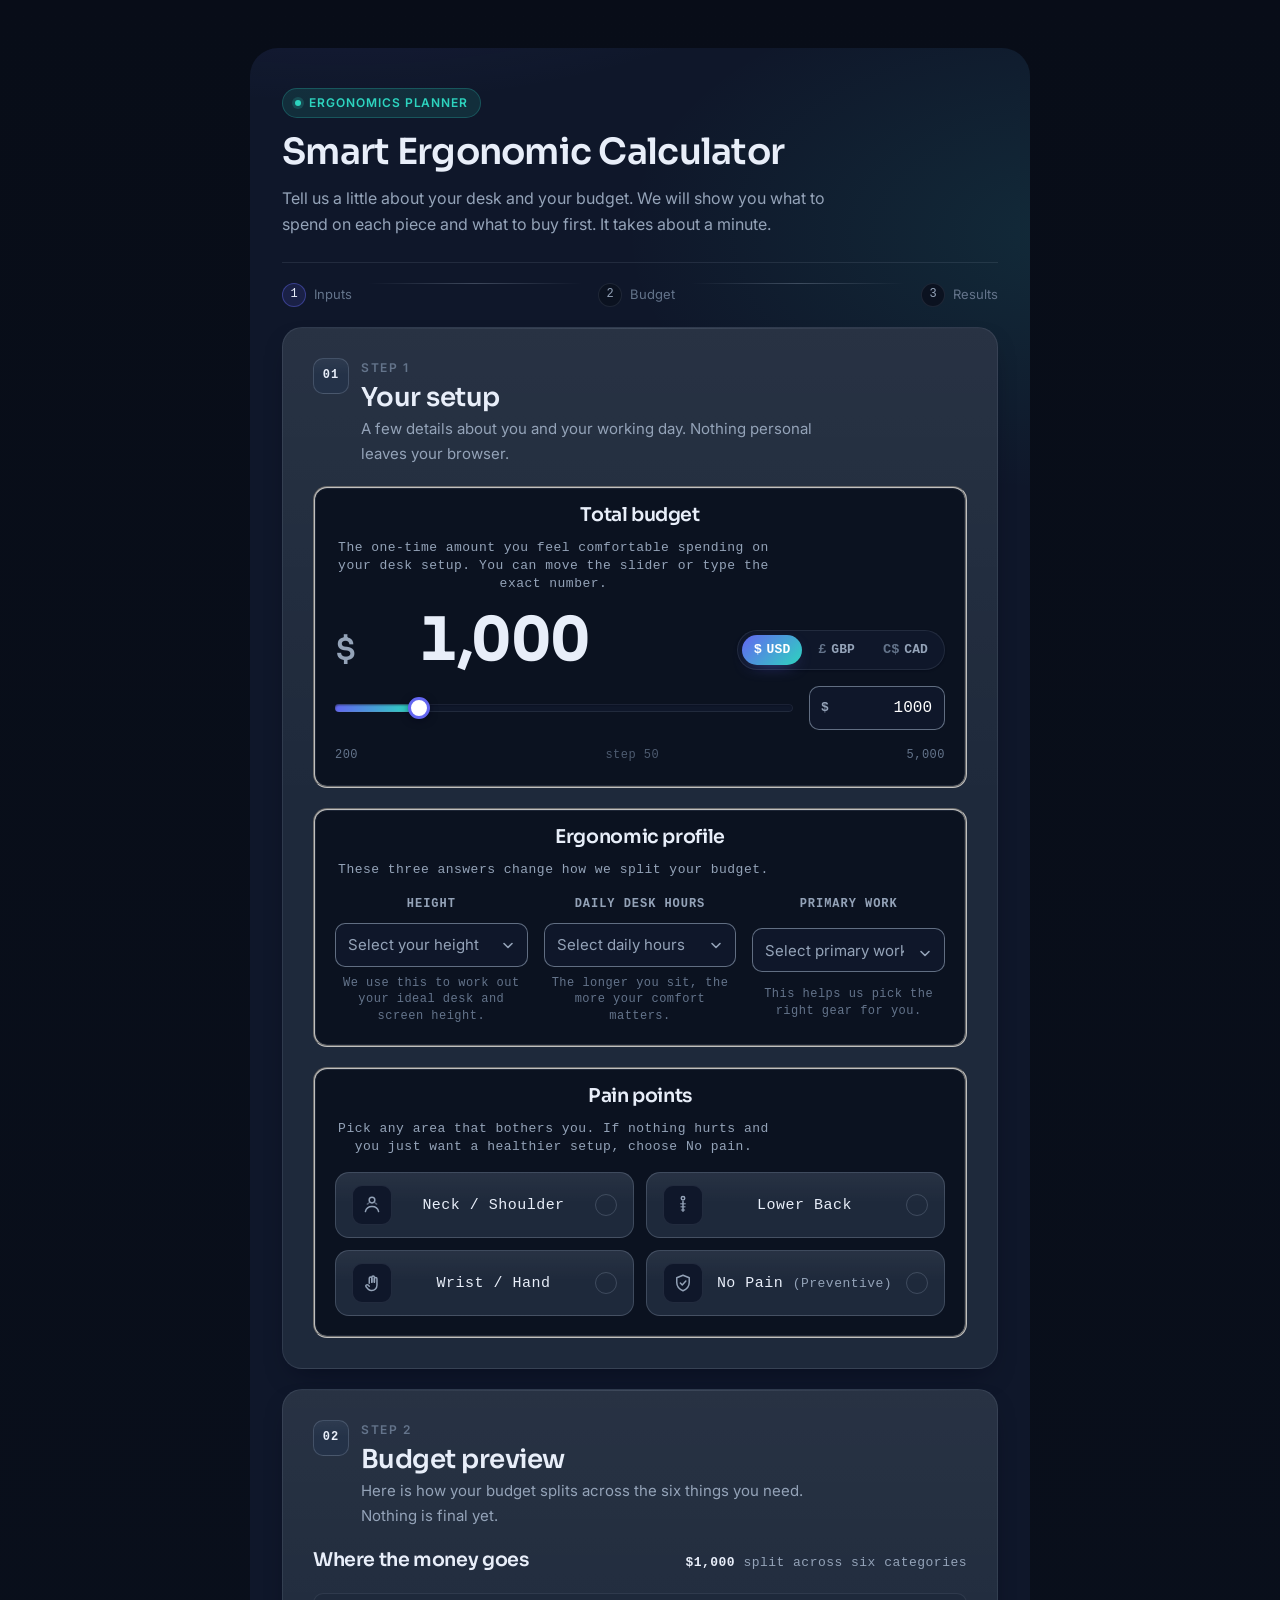
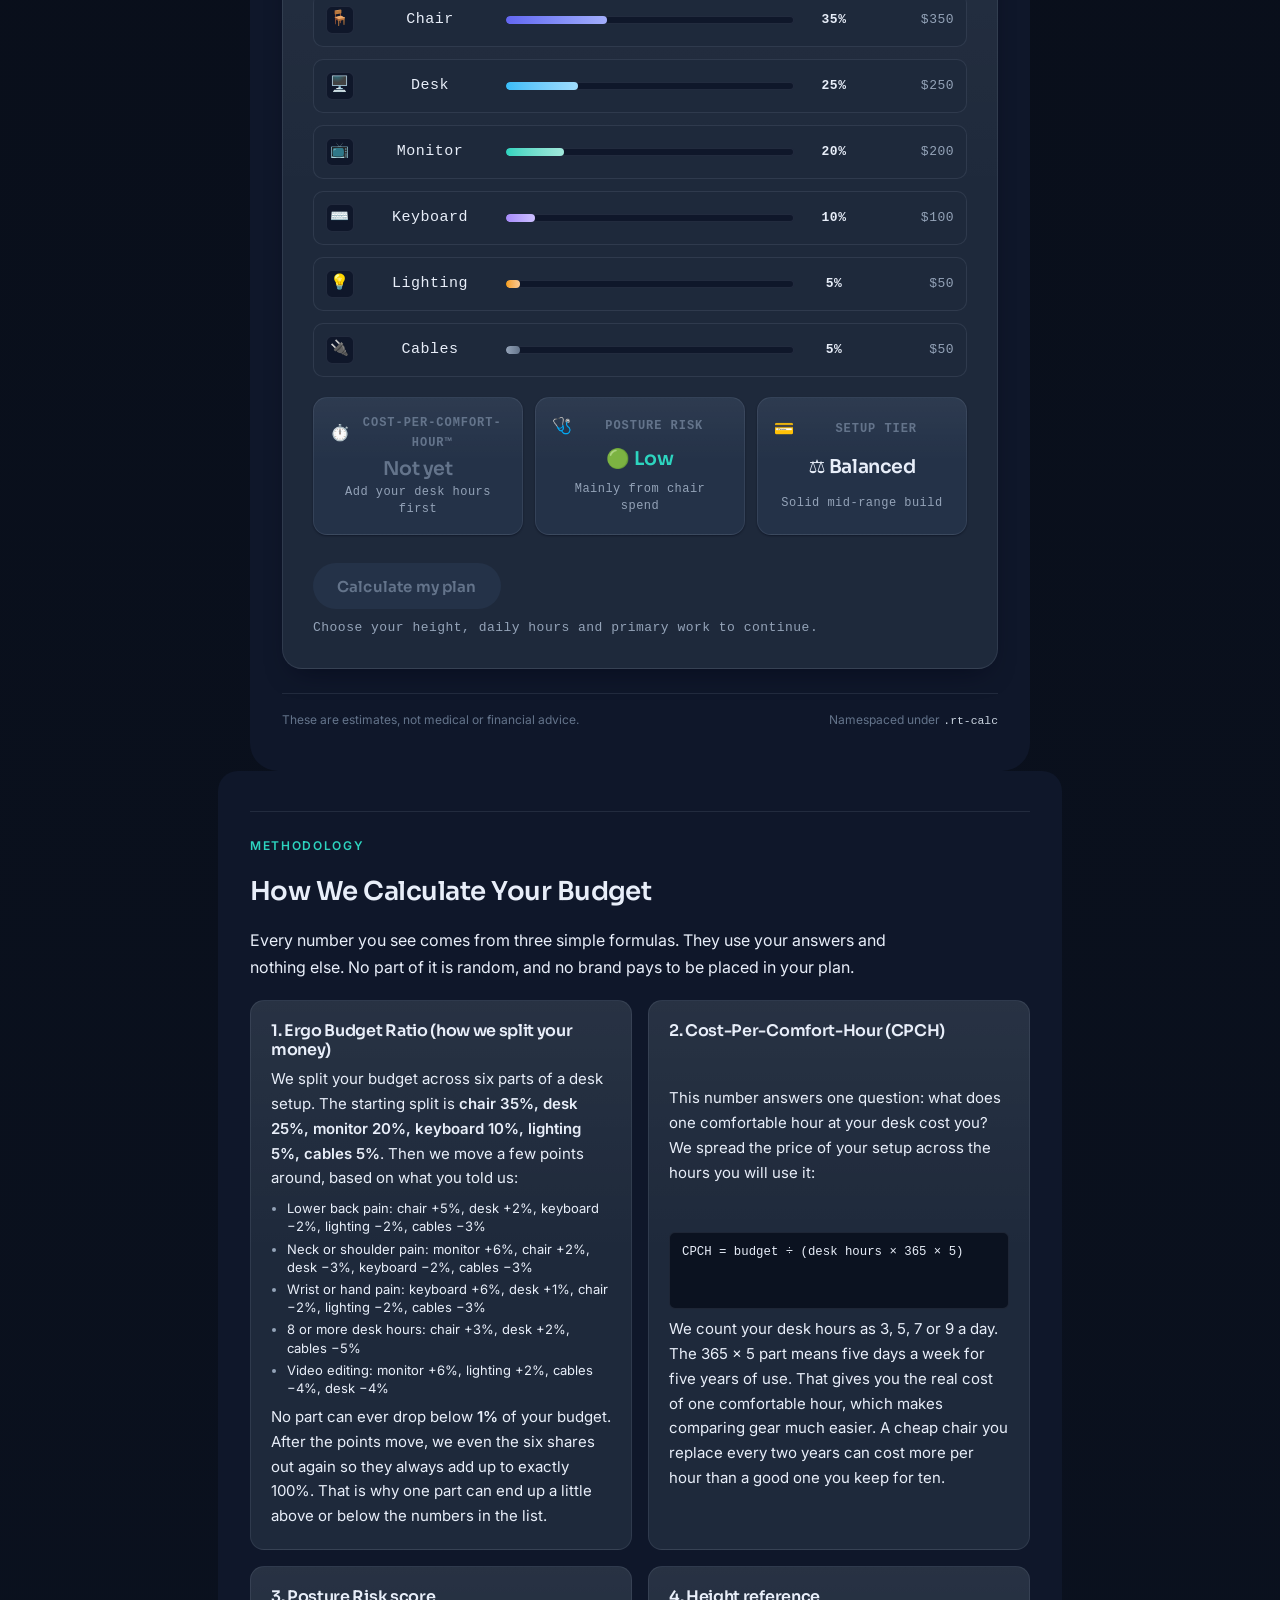
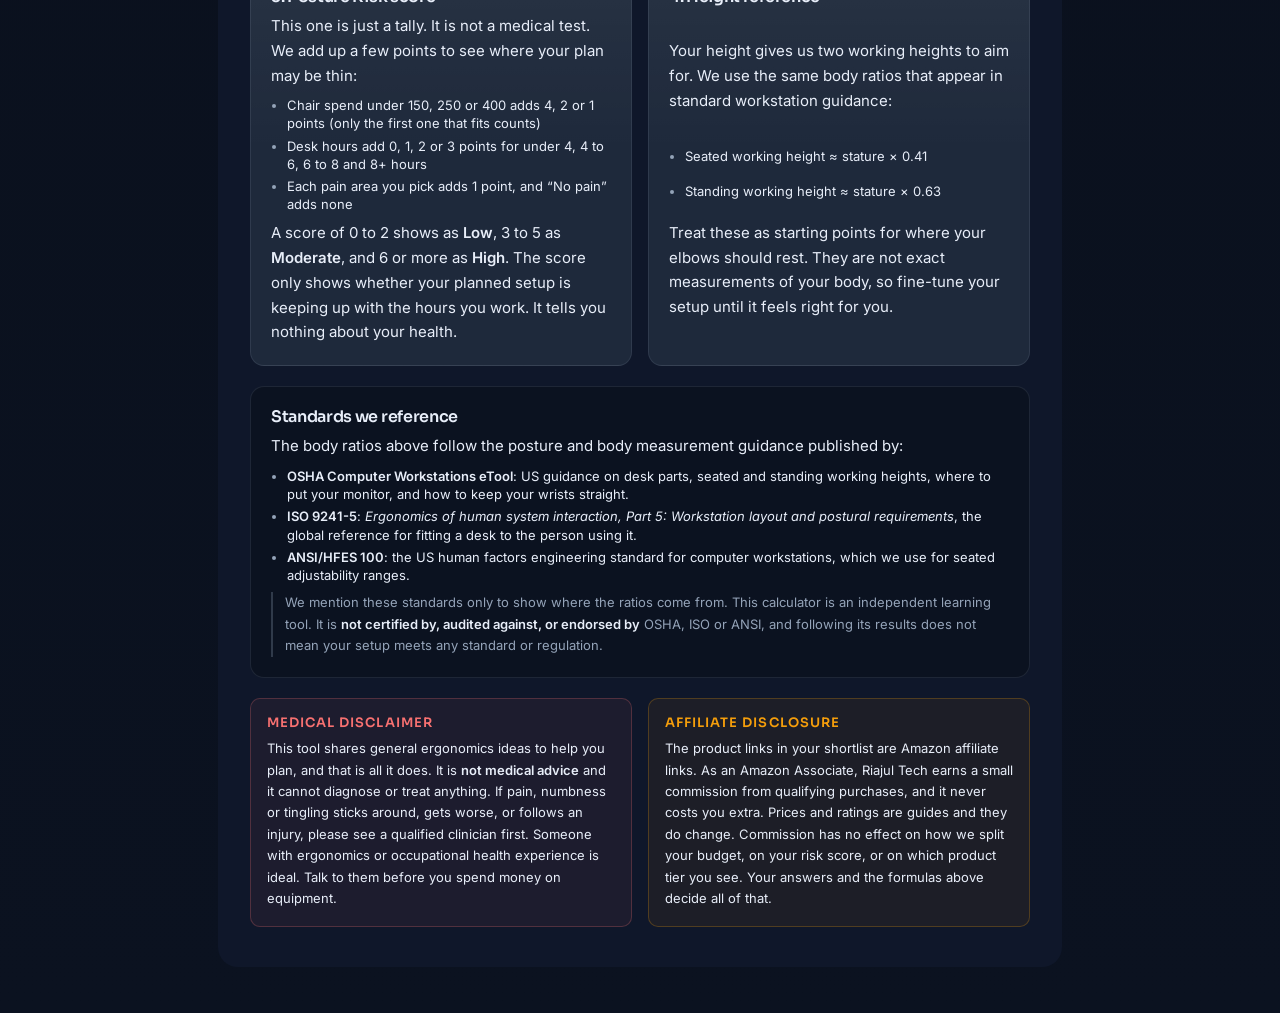
<file: index.html>
<!DOCTYPE html>
<!--
  ============================================================================
  SMART ERGONOMIC BUDGET CALCULATOR: WORDPRESS EMBED GUIDE
  ============================================================================
  Three files do all the work. Nothing is inlined, so a theme or CSP cannot
  strip it:

    assets/css/rt-tokens.css   design tokens (scoped to .rt-calc)
    assets/css/rt-calc.css     all component styles (scoped)
    assets/js/rt-calc.js       all behaviour (one IIFE, no dependencies)

  assets/css/demo-page.css is a PREVIEW HARNESS ONLY. Never enqueue it.

  ---------------------------------------------------------------------------
  METHOD 1: Plugin (recommended)
  ---------------------------------------------------------------------------
  Copy the three files into your plugin folder, then in functions.php:

    add_action( 'wp_enqueue_scripts', function () {
        $dir = plugin_dir_url( __FILE__ );
        $ver = '0.12.0';
        wp_enqueue_style(  'rt-tokens', $dir . 'assets/css/rt-tokens.css', [], $ver );
        wp_enqueue_style(  'rt-calc',   $dir . 'assets/css/rt-calc.css',   [ 'rt-tokens' ], $ver );
        wp_enqueue_script( 'rt-calc',   $dir . 'assets/js/rt-calc.js',     [], $ver, true );
    } );

  Then register a shortcode that returns the markup from this file: everything
  between <div class="rt-calc"> and its closing </div>, plus the methodology
  <section class="rt-methodology"> if you want the E-E-A-T copy on the page:

    add_shortcode( 'ergonomic_calculator', function () {
        ob_start();
        include __DIR__ . '/partials/calculator.php';
        return ob_get_clean();
    } );
    // Usage: [ergonomic_calculator]

  ---------------------------------------------------------------------------
  METHOD 2: Theme files
  ---------------------------------------------------------------------------
  Put the three files in your child theme and enqueue them the same way, using
  get_stylesheet_directory_uri() . '/assets/...'. Load rt-tokens.css before
  rt-calc.css (rt-calc depends on those variables). The script is safe in the
  footer; it self-initialises on DOMContentLoaded and is idempotent, so it also
  survives being loaded after the markup is injected via AJAX.

  ---------------------------------------------------------------------------
  METHOD 3: Custom HTML block (quickest, no PHP)
  ---------------------------------------------------------------------------
  1. Paste the markup (the .rt-calc block + .rt-methodology section) into a
     Custom HTML block.
  2. In the same block, inline the two stylesheets inside <style> tags and the
     script inside a <script> tag, but rename the .rt-demo / body styles away,
     because they belong to the preview only.
  3. Caveats: revisions get heavy, no browser caching for the CSS/JS, and some
     security plugins strip inline <script>. Method 1 is better for production.

  ---------------------------------------------------------------------------
  STRUCTURED DATA
  ---------------------------------------------------------------------------
  This file contains two JSON-LD blocks in <head>: SoftwareApplication and
  FAQPage. When embedding in WordPress, choose ONE of:
    a) keep them and add them via wp_head (e.g. a small mu-plugin), or
    b) delete them if your SEO plugin already outputs equivalent schema.
  Duplicate SoftwareApplication nodes on one URL can invalidate rich results.
  Replace the placeholder canonical/URL with your real page URL before launch.

  ---------------------------------------------------------------------------
  NO-JAVASCRIPT BEHAVIOUR
  ---------------------------------------------------------------------------
  #rt-aeo-answer-text ships with static, crawlable advice and the methodology
  section is plain HTML, so the page is useful without JS. Step 3 stays hidden
  until the visitor clicks "Calculate my plan". For the strongest SEO, render
  the personalised answer server-side in PHP using the same inputs the JS uses
  (budget, currency, hours, work, pains) and the same ratios in
  RT_Calculator.calculateAllocation().
  ============================================================================
-->
<html lang="en">
<head>
  <meta charset="utf-8" />
  <meta name="viewport" content="width=device-width, initial-scale=1" />
  <title>Smart Ergonomic Budget Calculator: Plan Your Desk Setup</title>
  <meta
    name="description"
    content="Work out what to spend on an ergonomic desk setup. See how the Ergo Budget Ratio splits your money across a chair, a desk and a monitor, what one comfortable hour costs, and your posture risk score."
  />
  <meta name="robots" content="index, follow, max-image-preview:large" />
  <link rel="canonical" href="https://example.com/smart-ergonomic-calculator/" />

  <!-- Optional display + body faces. Falls back to the system stack offline. -->
  <link rel="preconnect" href="https://fonts.googleapis.com" />
  <link rel="preconnect" href="https://fonts.gstatic.com" crossorigin />
  <link href="https://fonts.googleapis.com/css2?family=Inter:wght@400;500;600;700&family=Sora:wght@500;600;700&display=swap" rel="stylesheet" />

  <!-- Plugin layers: tokens first, then scoped base. -->
  <link rel="stylesheet" href="assets/css/rt-tokens.css" />
  <link rel="stylesheet" href="assets/css/rt-calc.css" />


  <!-- ===== Structured data: SoftwareApplication =====
       Validate with https://validator.schema.org/ and Google's Rich Results Test.
       If the page is served from WordPress, keep only ONE SoftwareApplication node
       per page (an SEO plugin may already emit one). -->
  <script type="application/ld+json">
{
  "@context": "https://schema.org",
  "@type": "SoftwareApplication",
  "name": "Smart Ergonomic Budget Calculator",
  "description": "A free calculator that splits an ergonomic workstation budget across chair, desk, monitor, keyboard, lighting and cables using the Ergo Budget Ratio, then estimates cost per comfort hour and a posture risk band from desk hours and reported pain points.",
  "applicationCategory": "HealthApplication",
  "applicationSubCategory": "Ergonomics and workplace planning",
  "operatingSystem": "Web browser (any modern desktop or mobile browser)",
  "isAccessibleForFree": true,
  "offers": {
    "@type": "Offer",
    "price": "0",
    "priceCurrency": "USD"
  },
  "featureList": [
    "Ergo Budget Ratio budget split across six workstation categories",
    "Cost-Per-Comfort-Hour estimate",
    "Posture risk banding by desk hours and pain points",
    "Regional budget ranges for USD, GBP and CAD"
  ]
}
  </script>

  <!-- ===== Structured data: FAQPage =====
       Valid schema.org FAQPage. Note: Google has restricted FAQ *rich results* to
       authoritative health and government sites since 2023. The markup is still
       valid and is what answer engines and AI crawlers read. -->
  <script type="application/ld+json">
{
  "@context": "https://schema.org",
  "@type": "FAQPage",
  "mainEntity": [
    {
      "@type": "Question",
      "name": "How much should I budget for an ergonomic setup?",
      "acceptedAnswer": {
        "@type": "Answer",
        "text": "Most people can put together a comfortable, adjustable workstation for about 700 to 1,600 US dollars. That is the range this calculator treats as a balanced build. Below 700, you are picking the essentials: a chair with an adjustable seat height and good lower back support, plus a monitor stand or riser. Between 1,600 and 3,000 US dollars, you can add a properly adjustable chair, a height-adjustable desk and a bigger, sharper display. Above 3,000, you are paying for build quality, a longer warranty and nicer materials rather than for extra ergonomic benefit. The calculator accepts budgets from 200 to 5,000 USD, 150 to 4,000 GBP and 250 to 6,500 CAD."
      }
    },
    {
      "@type": "Question",
      "name": "What is the Ergo Budget Ratio?",
      "acceptedAnswer": {
        "@type": "Answer",
        "text": "The Ergo Budget Ratio is the formula this calculator uses to split one budget across six parts of a workstation. The starting split is 35 percent chair, 25 percent desk, 20 percent monitor, 10 percent keyboard, 5 percent lighting and 5 percent cables. Your answers then move things around. Lower back pain shifts 5 percent of the budget to the chair. Neck and shoulder pain shifts 6 percent to the monitor, and wrist and hand pain shifts 6 percent to the keyboard. Working 8 or more hours a day adds weight to the chair and the desk, and video editing adds weight to the monitor and lighting. No part can drop below 1 percent of the budget, and the six shares are always evened out so they total exactly 100 percent."
      }
    },
    {
      "@type": "Question",
      "name": "Which matters more, a chair or a desk?",
      "acceptedAnswer": {
        "@type": "Answer",
        "text": "Start with the chair. It gets the largest share of the budget at 35 percent, against 25 percent for the desk, because what you sit on affects your spine and hips every hour you work. Your desk mainly sets your working height. If your lower back already hurts, the formula moves another 5 percent to the chair, which takes it to 40 percent. A height-adjustable desk is the better next upgrade once your chair gives you steady, adjustable support, or if you want to switch between sitting and standing during the day."
      }
    }
  ]
}
  </script>

  <!-- Demo page only. Never shipped in the plugin. -->
  <link rel="stylesheet" href="assets/css/demo-page.css" />
</head>
<body class="rt-demo">
  <!--
    WordPress note: this exact block is what the shortcode / block will render.
    Everything visual is namespaced under .rt-calc, so no theme styles escape.
  -->
  <div class="rt-calc" id="rt-calculator" data-rt-calc>

    <!-- ---------- Masthead ---------- -->
    <header class="rt-calc__header">
      <span class="rt-calc__badge">Ergonomics Planner</span>
      <h1 class="rt-calc__title">Smart Ergonomic Calculator</h1>
      <p class="rt-calc__lede">
        Tell us a little about your desk and your budget. We will show you what
        to spend on each piece and what to buy first. It takes about a minute.
      </p>
    </header>

    <!-- ---------- Static progress landmark ---------- -->
    <nav class="rt-calc__rail" aria-label="Calculator progress">
      <span class="rt-calc__rail-item">
        <span class="rt-calc__rail-num">1</span> Inputs
      </span>
      <span class="rt-calc__rail-sep" aria-hidden="true"></span>
      <span class="rt-calc__rail-item">
        <span class="rt-calc__rail-num">2</span> Budget
      </span>
      <span class="rt-calc__rail-sep" aria-hidden="true"></span>
      <span class="rt-calc__rail-item">
        <span class="rt-calc__rail-num">3</span> Results
      </span>
    </nav>

    <!-- ---------- Steps ---------- -->
    <div class="rt-calc__steps">

      <!-- Step 1: Inputs -->
      <section
        class="rt-calc__step"
        id="rt-step-1"
        data-step="1"
        aria-labelledby="rt-step-1-title"
      >
        <header class="rt-calc__step-head">
          <span class="rt-calc__step-index" aria-hidden="true">01</span>
          <div class="rt-calc__step-meta">
            <p class="rt-calc__step-eyebrow">Step 1</p>
            <h2 class="rt-calc__step-title" id="rt-step-1-title">Your setup</h2>
            <p class="rt-calc__step-sub">
              A few details about you and your working day. Nothing personal
              leaves your browser.
            </p>
          </div>
        </header>

        <!-- Module mount point: Step 1 input module. -->
        <div class="rt-calc__slot" id="rt-slot-inputs">
          <form class="rt-inputs" id="rt-form-profile" novalidate>

            <!-- ========== Total budget ========== -->
            <fieldset class="rt-fieldset">
              <legend class="rt-fieldset__legend">Total budget</legend>
              <p class="rt-fieldset__hint" id="rt-budget-hint">
                The one-time amount you feel comfortable spending on your desk
                setup. You can move the slider or type the exact number.
              </p>

              <div class="rt-budget__head">
                <output
                  class="rt-budget__amount"
                  id="rt-budget-display"
                  for="rt-budget-range rt-budget-amount"
                  aria-live="polite"
                >
                  <span class="rt-cur rt-cur--usd">$</span><span class="rt-cur rt-cur--gbp">£</span><span class="rt-cur rt-cur--cad">C$</span><span class="rt-budget__value">1,000</span>
                </output>

                <div class="rt-seg" role="radiogroup" aria-label="Currency">
                  <label class="rt-seg__opt">
                    <input class="rt-seg__input rt-calc__sr-only" type="radio" name="rt-currency" id="rt-cur-usd" value="USD" checked />
                    <span class="rt-seg__label"><span aria-hidden="true">$</span> USD</span>
                  </label>
                  <label class="rt-seg__opt">
                    <input class="rt-seg__input rt-calc__sr-only" type="radio" name="rt-currency" id="rt-cur-gbp" value="GBP" />
                    <span class="rt-seg__label"><span aria-hidden="true">£</span> GBP</span>
                  </label>
                  <label class="rt-seg__opt">
                    <input class="rt-seg__input rt-calc__sr-only" type="radio" name="rt-currency" id="rt-cur-cad" value="CAD" />
                    <span class="rt-seg__label"><span aria-hidden="true">C$</span> CAD</span>
                  </label>
                </div>
              </div>

              <div class="rt-budget__control">
                <div class="rt-range-wrap">
                  <label class="rt-calc__sr-only" for="rt-budget-range">Budget amount slider</label>
                  <!-- --rt-range-fill is written by the controller in Phase 3; it mirrors value 1000. -->
                  <input
                    class="rt-range"
                    type="range"
                    id="rt-budget-range"
                    name="rt-budget-range"
                    min="200"
                    max="5000"
                    step="50"
                    value="1000"
                    style="--rt-range-fill: 16.7%"
                    aria-describedby="rt-budget-hint"
                  />
                </div>

                <div class="rt-input-group">
                  <span class="rt-input-group__prefix" aria-hidden="true"><span class="rt-cur rt-cur--usd">$</span><span class="rt-cur rt-cur--gbp">£</span><span class="rt-cur rt-cur--cad">C$</span></span>
                  <label class="rt-calc__sr-only" for="rt-budget-amount">Exact budget amount</label>
                  <input
                    class="rt-input"
                    type="number"
                    id="rt-budget-amount"
                    name="rt-budget-amount"
                    min="200"
                    max="5000"
                    step="50"
                    value="1000"
                    inputmode="numeric"
                    aria-describedby="rt-budget-hint"
                  />
                </div>
              </div>

              <p class="rt-budget__scale" id="rt-budget-scale">
                <span class="rt-budget__scale-min">200</span>
                <span class="rt-budget__scale-mid">step 50</span>
                <span class="rt-budget__scale-max">5,000</span>
              </p>
            </fieldset>

            <!-- ========== Ergonomic profile ========== -->
            <fieldset class="rt-fieldset">
              <legend class="rt-fieldset__legend">Ergonomic profile</legend>
              <p class="rt-fieldset__hint" id="rt-profile-hint">
                These three answers change how we split your budget.
              </p>

              <div class="rt-field-grid">
                <div class="rt-field">
                  <label class="rt-field__label" for="rt-height">Height</label>
                  <div class="rt-select-wrap">
                    <select
                      class="rt-select"
                      id="rt-height"
                      name="rt-height"
                      aria-describedby="rt-height-hint"
                    >
                      <option value="" disabled selected>Select your height</option>
                      <option value="152">5'0" (152 cm)</option>
                      <option value="157">5'2" (157 cm)</option>
                      <option value="163">5'4" (163 cm)</option>
                      <option value="168">5'6" (168 cm)</option>
                      <option value="173">5'8" (173 cm)</option>
                      <option value="178">5'10" (178 cm)</option>
                      <option value="183">6'0" (183 cm)</option>
                      <option value="188">6'2" (188 cm)</option>
                      <option value="193">6'4" (193 cm)</option>
                    </select>
                    <svg class="rt-select__chevron" viewBox="0 0 16 16" fill="none" stroke="currentColor" stroke-width="1.6" stroke-linecap="round" stroke-linejoin="round" aria-hidden="true" focusable="false">
                      <path d="m4 6.5 4 4 4-4" />
                    </svg>
                  </div>
                  <p class="rt-field__hint" id="rt-height-hint">We use this to work out your ideal desk and screen height.</p>
                </div>

                <div class="rt-field">
                  <label class="rt-field__label" for="rt-hours">Daily desk hours</label>
                  <div class="rt-select-wrap">
                    <select
                      class="rt-select"
                      id="rt-hours"
                      name="rt-hours"
                      aria-describedby="rt-hours-hint"
                    >
                      <option value="" disabled selected>Select daily hours</option>
                      <option value="lt4">Under 4 hrs</option>
                      <option value="4to6">4 to 6 hrs</option>
                      <option value="6to8">6 to 8 hrs</option>
                      <option value="8plus">8+ hrs</option>
                    </select>
                    <svg class="rt-select__chevron" viewBox="0 0 16 16" fill="none" stroke="currentColor" stroke-width="1.6" stroke-linecap="round" stroke-linejoin="round" aria-hidden="true" focusable="false">
                      <path d="m4 6.5 4 4 4-4" />
                    </svg>
                  </div>
                  <p class="rt-field__hint" id="rt-hours-hint">The longer you sit, the more your comfort matters.</p>
                </div>

                <div class="rt-field">
                  <label class="rt-field__label" for="rt-work">Primary work</label>
                  <div class="rt-select-wrap">
                    <select
                      class="rt-select"
                      id="rt-work"
                      name="rt-work"
                      aria-describedby="rt-work-hint"
                    >
                      <option value="" disabled selected>Select primary work</option>
                      <option value="software-dev">Software Dev</option>
                      <option value="video-editing">Video Editing</option>
                      <option value="design">Design</option>
                      <option value="general-office">General Office</option>
                    </select>
                    <svg class="rt-select__chevron" viewBox="0 0 16 16" fill="none" stroke="currentColor" stroke-width="1.6" stroke-linecap="round" stroke-linejoin="round" aria-hidden="true" focusable="false">
                      <path d="m4 6.5 4 4 4-4" />
                    </svg>
                  </div>
                  <p class="rt-field__hint" id="rt-work-hint">This helps us pick the right gear for you.</p>
                </div>
              </div>
            </fieldset>

            <!-- ========== Pain points ========== -->
            <fieldset class="rt-fieldset">
              <legend class="rt-fieldset__legend">Pain points</legend>
              <p class="rt-fieldset__hint" id="rt-pain-hint">
                Pick any area that bothers you. If nothing hurts and you just
                want a healthier setup, choose No pain.
              </p>

              <div class="rt-pain-grid" aria-describedby="rt-pain-hint">
                <label class="rt-pain-card">
                  <input class="rt-pain-card__input rt-calc__sr-only" type="checkbox" name="rt-pain" value="neck-shoulder" />
                  <span class="rt-pain-card__icon" aria-hidden="true">
                    <svg viewBox="0 0 24 24" fill="none" stroke="currentColor" stroke-width="1.6" stroke-linecap="round" stroke-linejoin="round" focusable="false">
                      <circle cx="12" cy="6.6" r="3.1" />
                      <path d="M4.8 19.2c.7-3.5 3.4-5.6 7.2-5.6s6.5 2.1 7.2 5.6" />
                      <path d="M8.4 9.9 6.9 11" opacity=".55" />
                      <path d="m15.6 9.9 1.5 1.1" opacity=".55" />
                    </svg>
                  </span>
                  <span class="rt-pain-card__label">Neck / Shoulder</span>
                  <span class="rt-pain-card__check" aria-hidden="true"></span>
                </label>

                <label class="rt-pain-card">
                  <input class="rt-pain-card__input rt-calc__sr-only" type="checkbox" name="rt-pain" value="lower-back" />
                  <span class="rt-pain-card__icon" aria-hidden="true">
                    <svg viewBox="0 0 24 24" fill="none" stroke="currentColor" stroke-width="1.6" stroke-linecap="round" stroke-linejoin="round" focusable="false">
                      <circle cx="12" cy="4.6" r="1.9" />
                      <path d="M12 8.2v10.6" />
                      <path d="M9.6 10.6h4.8M9.9 14h4.2M10.4 17.4h3.2" opacity=".7" />
                    </svg>
                  </span>
                  <span class="rt-pain-card__label">Lower Back</span>
                  <span class="rt-pain-card__check" aria-hidden="true"></span>
                </label>

                <label class="rt-pain-card">
                  <input class="rt-pain-card__input rt-calc__sr-only" type="checkbox" name="rt-pain" value="wrist-hand" />
                  <span class="rt-pain-card__icon" aria-hidden="true">
                    <svg viewBox="0 0 24 24" fill="none" stroke="currentColor" stroke-width="1.6" stroke-linecap="round" stroke-linejoin="round" focusable="false">
                      <path d="M9 12.4V6.9a1.4 1.4 0 0 1 2.8 0v4.4" />
                      <path d="M11.8 11.3V5.7a1.4 1.4 0 0 1 2.8 0v5.6" />
                      <path d="M14.6 11.3V7.4a1.4 1.4 0 0 1 2.8 0v7.1a5.6 5.6 0 0 1-5.6 5.6h-.9a4.4 4.4 0 0 1-3.3-1.5l-2.1-2.4a1.5 1.5 0 0 1 2.2-2l1.3 1.3" />
                    </svg>
                  </span>
                  <span class="rt-pain-card__label">Wrist / Hand</span>
                  <span class="rt-pain-card__check" aria-hidden="true"></span>
                </label>

                <!-- data-exclusive-group: the controller will clear the symptom
                     cards when this one is ticked (no JS yet). -->
                <label class="rt-pain-card rt-pain-card--preventive">
                  <input class="rt-pain-card__input rt-calc__sr-only" type="checkbox" name="rt-pain" value="no-pain" data-exclusive-group="rt-pain" />
                  <span class="rt-pain-card__icon" aria-hidden="true">
                    <svg viewBox="0 0 24 24" fill="none" stroke="currentColor" stroke-width="1.6" stroke-linecap="round" stroke-linejoin="round" focusable="false">
                      <path d="M12 3.6 5.2 6.3v5.1c0 4.2 2.8 7.3 6.8 9.1 4-1.8 6.8-4.9 6.8-9.1V6.3L12 3.6Z" />
                      <path d="m9.1 11.9 2.1 2.2 3.9-4.2" />
                    </svg>
                  </span>
                  <span class="rt-pain-card__label">No Pain <em>(Preventive)</em></span>
                  <span class="rt-pain-card__check" aria-hidden="true"></span>
                </label>
              </div>
            </fieldset>

          </form>
        </div>
      </section>

      <!-- Step 2: Budget Preview -->
      <section
        class="rt-calc__step"
        id="rt-step-2"
        data-step="2"
        aria-labelledby="rt-step-2-title"
      >
        <header class="rt-calc__step-head">
          <span class="rt-calc__step-index" aria-hidden="true">02</span>
          <div class="rt-calc__step-meta">
            <p class="rt-calc__step-eyebrow">Step 2</p>
            <h2 class="rt-calc__step-title" id="rt-step-2-title">Budget preview</h2>
            <p class="rt-calc__step-sub">
              Here is how your budget splits across the six things you need.
              Nothing is final yet.
            </p>
          </div>
        </header>

        <!-- Module mount point: Step 2 budget preview. -->
        <div class="rt-calc__slot" id="rt-slot-budget">
          <!--
            Static values below mirror the default state (USD 1,000, baseline
            35/25/20/10/5/5 split) so the panel reads correctly before JS runs
            and stays usable if the script fails to load.
          -->
          <div class="rt-preview" id="rt-budget-preview">

            <!-- ===== Allocation bars ===== -->
            <div class="rt-preview__head">
              <h3 class="rt-preview__title">Where the money goes</h3>
              <p class="rt-preview__meta">
                <span class="rt-preview__total" id="rt-alloc-total">$1,000</span>
                split across six categories
              </p>
            </div>

            <ul class="rt-alloc" id="rt-alloc-list">
                <li class="rt-alloc__row" data-category="chair">
                  <span class="rt-alloc__icon" aria-hidden="true">🪑</span>
                  <span class="rt-alloc__label" id="rt-cat-chair-label">Chair</span>
                  <span
                    class="rt-alloc__track"
                    role="progressbar"
                    aria-labelledby="rt-cat-chair-label"
                    aria-valuemin="0"
                    aria-valuemax="100"
                    aria-valuenow="35"
                    aria-valuetext="Chair 35%"
                  >
                    <span class="rt-alloc__bar" style="--rt-alloc: 35%"></span>
                  </span>
                  <span class="rt-alloc__pct" id="rt-cat-chair-pct">35%</span>
                  <span class="rt-alloc__amount" id="rt-cat-chair-amount">$350</span>
                </li>
                <li class="rt-alloc__row" data-category="desk">
                  <span class="rt-alloc__icon" aria-hidden="true">🖥️</span>
                  <span class="rt-alloc__label" id="rt-cat-desk-label">Desk</span>
                  <span
                    class="rt-alloc__track"
                    role="progressbar"
                    aria-labelledby="rt-cat-desk-label"
                    aria-valuemin="0"
                    aria-valuemax="100"
                    aria-valuenow="25"
                    aria-valuetext="Desk 25%"
                  >
                    <span class="rt-alloc__bar" style="--rt-alloc: 25%"></span>
                  </span>
                  <span class="rt-alloc__pct" id="rt-cat-desk-pct">25%</span>
                  <span class="rt-alloc__amount" id="rt-cat-desk-amount">$250</span>
                </li>
                <li class="rt-alloc__row" data-category="monitor">
                  <span class="rt-alloc__icon" aria-hidden="true">📺</span>
                  <span class="rt-alloc__label" id="rt-cat-monitor-label">Monitor</span>
                  <span
                    class="rt-alloc__track"
                    role="progressbar"
                    aria-labelledby="rt-cat-monitor-label"
                    aria-valuemin="0"
                    aria-valuemax="100"
                    aria-valuenow="20"
                    aria-valuetext="Monitor 20%"
                  >
                    <span class="rt-alloc__bar" style="--rt-alloc: 20%"></span>
                  </span>
                  <span class="rt-alloc__pct" id="rt-cat-monitor-pct">20%</span>
                  <span class="rt-alloc__amount" id="rt-cat-monitor-amount">$200</span>
                </li>
                <li class="rt-alloc__row" data-category="keyboard">
                  <span class="rt-alloc__icon" aria-hidden="true">⌨️</span>
                  <span class="rt-alloc__label" id="rt-cat-keyboard-label">Keyboard</span>
                  <span
                    class="rt-alloc__track"
                    role="progressbar"
                    aria-labelledby="rt-cat-keyboard-label"
                    aria-valuemin="0"
                    aria-valuemax="100"
                    aria-valuenow="10"
                    aria-valuetext="Keyboard 10%"
                  >
                    <span class="rt-alloc__bar" style="--rt-alloc: 10%"></span>
                  </span>
                  <span class="rt-alloc__pct" id="rt-cat-keyboard-pct">10%</span>
                  <span class="rt-alloc__amount" id="rt-cat-keyboard-amount">$100</span>
                </li>
                <li class="rt-alloc__row" data-category="lighting">
                  <span class="rt-alloc__icon" aria-hidden="true">💡</span>
                  <span class="rt-alloc__label" id="rt-cat-lighting-label">Lighting</span>
                  <span
                    class="rt-alloc__track"
                    role="progressbar"
                    aria-labelledby="rt-cat-lighting-label"
                    aria-valuemin="0"
                    aria-valuemax="100"
                    aria-valuenow="5"
                    aria-valuetext="Lighting 5%"
                  >
                    <span class="rt-alloc__bar" style="--rt-alloc: 5%"></span>
                  </span>
                  <span class="rt-alloc__pct" id="rt-cat-lighting-pct">5%</span>
                  <span class="rt-alloc__amount" id="rt-cat-lighting-amount">$50</span>
                </li>
                <li class="rt-alloc__row" data-category="cables">
                  <span class="rt-alloc__icon" aria-hidden="true">🔌</span>
                  <span class="rt-alloc__label" id="rt-cat-cables-label">Cables</span>
                  <span
                    class="rt-alloc__track"
                    role="progressbar"
                    aria-labelledby="rt-cat-cables-label"
                    aria-valuemin="0"
                    aria-valuemax="100"
                    aria-valuenow="5"
                    aria-valuetext="Cables 5%"
                  >
                    <span class="rt-alloc__bar" style="--rt-alloc: 5%"></span>
                  </span>
                  <span class="rt-alloc__pct" id="rt-cat-cables-pct">5%</span>
                  <span class="rt-alloc__amount" id="rt-cat-cables-amount">$50</span>
                </li>
            </ul>

            <!-- ===== Metric chips ===== -->
            <ul class="rt-chips">
              <li class="rt-chip" data-metric="cpch">
                <span class="rt-chip__icon" aria-hidden="true">⏱️</span>
                <span class="rt-chip__label">Cost-Per-Comfort-Hour™</span>
                <span class="rt-chip__value" id="rt-metric-cpch">Not yet</span>
                <span class="rt-chip__note" id="rt-metric-cpch-note">Add your desk hours first</span>
              </li>
              <li class="rt-chip" data-metric="risk">
                <span class="rt-chip__icon" aria-hidden="true">🩺</span>
                <span class="rt-chip__label">Posture risk</span>
                <span class="rt-chip__value" id="rt-metric-risk">🟢 Low</span>
                <span class="rt-chip__note" id="rt-metric-risk-note">Your chair budget looks fine</span>
              </li>
              <li class="rt-chip" data-metric="tier">
                <span class="rt-chip__icon" aria-hidden="true">💳</span>
                <span class="rt-chip__label">Setup tier</span>
                <span class="rt-chip__value" id="rt-metric-tier">⚖️ Balanced</span>
                <span class="rt-chip__note" id="rt-metric-tier-note">A solid mid-range build</span>
              </li>
            </ul>

            <!-- ===== Reveal control ===== -->
            <div class="rt-actions">
              <button
                class="rt-btn rt-btn--primary"
                id="rt-calculate"
                type="button"
                aria-controls="rt-step-3"
                disabled
              >
                Calculate my plan
              </button>
              <p class="rt-actions__hint" id="rt-calculate-hint" aria-live="polite">
                Choose your height, daily hours and primary work to continue.
              </p>
            </div>

          </div>
        </div>
      </section>

      <!-- Step 3: Results / AEO answer box -->
      <!-- Revealed by the "Calculate my plan" button once inputs are valid. -->
      <section
        class="rt-calc__step rt-calc__step--results"
        id="rt-step-3"
        data-step="3"
        aria-labelledby="rt-step-3-title"
        hidden
      >
        <header class="rt-calc__step-head">
          <span class="rt-calc__step-index" aria-hidden="true">03</span>
          <div class="rt-calc__step-meta">
            <p class="rt-calc__step-eyebrow">Step 3</p>
            <h2 class="rt-calc__step-title" id="rt-step-3-title">Your result</h2>
            <p class="rt-calc__step-sub">
              Your starting point, the full budget plan, and a short list of
              gear that fits your space.
            </p>
          </div>
        </header>

        <!-- Module mount point: Step 3 results (AEO answer + gear shortlist). -->
        <div class="rt-calc__slot" id="rt-slot-results">
          <div class="rt-results" id="rt-results">

            <!-- ===== AEO answer box =====
                 A real paragraph in the DOM (not a canvas or JS-built string) so
                 crawlers and AI answer engines can quote it verbatim. -->
            <div class="rt-aeo" id="rt-aeo-answer-box">
              <p class="rt-aeo__eyebrow">The short answer</p>
              <!--
                STATIC FALLBACK (SEO): this paragraph is real content in the HTML,
                so crawlers and AI answer engines that never execute JavaScript
                still read valid, keyword-bearing advice. It is neutral on purpose:
                no invented personal budget. JavaScript replaces it with the
                personalised answer once the visitor clicks "Calculate my plan".
              -->
              <p class="rt-aeo__text" id="rt-aeo-answer-text" data-aeo-answer>
                Fill in your details above and we will build your personal
                Ergonomic Desk Setup Budget. Not sure where to start? A split
                that works for most people is 35% for an ergonomic chair, 25%
                for a desk and 20% for a monitor. The last 20% covers your keyboard,
                lighting and cables. We base those shares on OSHA standards for
                workstation setup, then tilt them toward the part of your body
                that needs the most help. If your lower back hurts, more goes to
                the chair. If your neck and shoulders hurt, more goes to the
                monitor. If your wrists hurt, more goes to the keyboard.
              </p>
            </div>

            <!-- ===== Gear shortlist ===== -->
            <div class="rt-products">
              <div class="rt-products__head">
                <h3 class="rt-products__title">Gear that fits your plan</h3>
                <p class="rt-products__meta" id="rt-products-meta">
                  One pick for each part of your setup
                </p>
              </div>

              <!-- Cards are generated by renderProducts(); empty on purpose. -->
              <ul class="rt-products__grid" id="rt-product-list"></ul>

              <p class="rt-disclosure" id="rt-affiliate-disclosure">
                <span class="rt-disclosure__icon" aria-hidden="true">ⓘ</span>
                <span>
                  Some links below are Amazon affiliate links. As an Amazon Associate,
                  Riajul Tech earns from qualifying purchases, and every sale costs
                  you nothing extra. Prices change often, so please check the price
                  on Amazon before you buy.
                </span>
              </p>
            </div>

          </div>
        </div>
      </section>

    </div>

    <!-- ---------- Footnote ---------- -->
    <footer class="rt-calc__footer">
      <span>These are estimates, not medical or financial advice.</span>
      <span>Namespaced under <code>.rt-calc</code></span>
    </footer>

  </div>
  <!-- =========================================================================
       METHODOLOGY / E-E-A-T CONTENT
       -------------------------------------------------------------------------
       Deliberately OUTSIDE .rt-calc: it is static editorial content, not part of
       the interactive widget, so it can be rendered once and cached by WordPress.
       Keep this section on the page in both the JS and no-JS experiences.
       ========================================================================= -->
  <section class="rt-methodology" id="rt-methodology" aria-labelledby="rt-methodology-title">
    <div class="rt-methodology__inner">

      <p class="rt-methodology__eyebrow">Methodology</p>
      <h2 class="rt-methodology__title" id="rt-methodology-title">
        How We Calculate Your Budget
      </h2>
      <p class="rt-methodology__lede">
        Every number you see comes from three simple formulas. They use your
        answers and nothing else. No part of it is random, and no brand pays to
        be placed in your plan.
      </p>

      <div class="rt-methodology__grid">

        <article class="rt-methodology__card">
          <h3 class="rt-methodology__h3">1. Ergo Budget Ratio (how we split your money)</h3>
          <p>
            We split your budget across six parts of a desk setup. The starting
            split is <strong>chair 35%, desk 25%, monitor 20%, keyboard 10%,
            lighting 5%, cables 5%</strong>. Then we move a few points around,
            based on what you told us:
          </p>
          <ul class="rt-methodology__list">
            <li>Lower back pain: chair +5%, desk +2%, keyboard −2%, lighting −2%, cables −3%</li>
            <li>Neck or shoulder pain: monitor +6%, chair +2%, desk −3%, keyboard −2%, cables −3%</li>
            <li>Wrist or hand pain: keyboard +6%, desk +1%, chair −2%, lighting −2%, cables −3%</li>
            <li>8 or more desk hours: chair +3%, desk +2%, cables −5%</li>
            <li>Video editing: monitor +6%, lighting +2%, cables −4%, desk −4%</li>
          </ul>
          <p>
            No part can ever drop below <strong>1%</strong> of your budget. After
            the points move, we even the six shares out again so they always add
            up to exactly 100%. That is why one part can end up a little above or
            below the numbers in the list.
          </p>
        </article>

        <article class="rt-methodology__card">
          <h3 class="rt-methodology__h3">2. Cost-Per-Comfort-Hour (CPCH)</h3>
          <p>
            This number answers one question: what does one comfortable hour at
            your desk cost you? We spread the price of your setup across the hours
            you will use it:
          </p>
          <p class="rt-methodology__formula">
            <code>CPCH = budget ÷ (desk hours × 365 × 5)</code>
          </p>
          <p>
            We count your desk hours as 3, 5, 7 or 9 a day. The 365 × 5 part means
            five days a week for five years of use. That gives you the real cost
            of one comfortable hour, which makes comparing gear much easier. A
            cheap chair you replace every two years can cost more per hour than a
            good one you keep for ten.
          </p>
        </article>

        <article class="rt-methodology__card">
          <h3 class="rt-methodology__h3">3. Posture Risk score</h3>
          <p>
            This one is just a tally. It is not a medical test. We add up a few
            points to see where your plan may be thin:
          </p>
          <ul class="rt-methodology__list">
            <li>Chair spend under 150, 250 or 400 adds 4, 2 or 1 points (only the first one that fits counts)</li>
            <li>Desk hours add 0, 1, 2 or 3 points for under 4, 4 to 6, 6 to 8 and 8+ hours</li>
            <li>Each pain area you pick adds 1 point, and &ldquo;No pain&rdquo; adds none</li>
          </ul>
          <p>
            A score of 0 to 2 shows as <strong>Low</strong>, 3 to 5 as
            <strong>Moderate</strong>, and 6 or more as <strong>High</strong>. The
            score only shows whether your planned setup is keeping up with the
            hours you work. It tells you nothing about your health.
          </p>
        </article>

        <article class="rt-methodology__card">
          <h3 class="rt-methodology__h3">4. Height reference</h3>
          <p>
            Your height gives us two working heights to aim for. We use the same
            body ratios that appear in standard workstation guidance:
          </p>
          <ul class="rt-methodology__list">
            <li>Seated working height ≈ stature × 0.41</li>
            <li>Standing working height ≈ stature × 0.63</li>
          </ul>
          <p>
            Treat these as starting points for where your elbows should rest. They
            are not exact measurements of your body, so fine-tune your setup until
            it feels right for you.
          </p>
        </article>

      </div>

      <div class="rt-methodology__standards">
        <h3 class="rt-methodology__h3">Standards we reference</h3>
        <p>
          The body ratios above follow the posture and body measurement guidance
          published by:
        </p>
        <ul class="rt-methodology__list">
          <li>
            <strong>OSHA Computer Workstations eTool</strong>: US guidance on
            desk parts, seated and standing working heights, where to put your
            monitor, and how to keep your wrists straight.
          </li>
          <li>
            <strong>ISO 9241-5</strong>: <em>Ergonomics of human system
            interaction, Part 5: Workstation layout and postural requirements</em>,
            the global reference for fitting a desk to the person using it.
          </li>
          <li>
            <strong>ANSI/HFES 100</strong>: the US human factors engineering
            standard for computer workstations, which we use for seated
            adjustability ranges.
          </li>
        </ul>
        <p class="rt-methodology__note">
          We mention these standards only to show where the ratios come from. This
          calculator is an independent learning tool. It is <strong>not certified
          by, audited against, or endorsed by</strong> OSHA, ISO or ANSI, and
          following its results does not mean your setup meets any standard or
          regulation.
        </p>
      </div>

      <div class="rt-methodology__disclaimers">
        <div class="rt-methodology__disclaimer">
          <h3 class="rt-methodology__h3">Medical disclaimer</h3>
                    <p>
            This tool shares general ergonomics ideas to help you plan, and that
            is all it does. It is <strong>not medical advice</strong> and it
            cannot diagnose or treat anything. If pain, numbness or tingling
            sticks around, gets worse, or follows an injury, please see a
            qualified clinician first. Someone with ergonomics or occupational
            health experience is ideal. Talk to them before you spend money on
            equipment.
          </p>
        </div>
        <div class="rt-methodology__disclaimer">
          <h3 class="rt-methodology__h3">Affiliate disclosure</h3>
                    <p>
            The product links in your shortlist are Amazon affiliate links. As an
            Amazon Associate, Riajul Tech earns a small commission from qualifying
            purchases, and it never costs you extra. Prices and ratings are guides
            and they do change. Commission has no effect on how we split your
            budget, on your risk score, or on which product tier you see. Your
            answers and the formulas above decide all of that.
          </p>
        </div>
      </div>

    </div>
  </section>

  <!-- Step 1 controller. `defer` keeps parse unblocked and runs after the DOM. -->
  <script src="assets/js/rt-calc.js" defer></script>
</body>
</html>
</file>
<file: assets/css/rt-tokens.css>
/* ==========================================================================
   rt-tokens.css
   Smart Ergonomic Calculator: design tokens (layer 0)
   --------------------------------------------------------------------------
   Every token is declared on the namespaced root (.rt-calc) instead of :root,
   so the plugin never leaks variables into, or inherits them from, a theme.
   No component styles live in this file.
   ========================================================================== */

/* `--rt-*` tokens are consumed by .rt-calc (the widget) and .rt-methodology
   (static editorial content that sits beside it). Both are plugin-owned
   surfaces, so the tokens are scoped to exactly those two selectors (never
   :root), and a host theme still cannot override them by accident. */
.rt-calc,
.rt-methodology {
  color-scheme: dark;

  /* ---- Surfaces ---------------------------------------------------------- */
  --rt-bg: #0f172a;
  --rt-surface: #1e293b;
  --rt-surface-raised: #243248;
  --rt-surface-sunken: #0b1220;
  --rt-border: rgba(148, 163, 184, 0.14);
  --rt-border-strong: rgba(148, 163, 184, 0.28);

  /* ---- Form fields (Phase 12) --------------------------------------------
     WordPress themes style `input` and `select` globally and usually win over a
     plugin's class-only rules, which is how the live site got dark-on-dark
     dropdowns and a white budget field. These semantic tokens give the override
     layer in rt-calc.css a single place to read its colours from.

     The step card sits on --rt-surface (#1e293b), so the fields keep the darker
     well from the approved design: 1.22:1 against the card, plus the 3.45:1
     border below, reads as an inset control. Change the one --rt-field-bg line
     to var(--rt-surface) if you would rather have fields flush with the card. */
  --rt-field-bg: var(--rt-bg);               /* #0f172a */
  --rt-field-bg-hover: var(--rt-surface-raised);
  --rt-field-text: #ffffff;                  /* 17.85:1 on the field surface */
  /* 0.62 alpha composites to about 3.45:1 against --rt-field-bg, the WCAG 1.4.11
     minimum for a control boundary. 0.28 reads as "no border at all" here. */
  --rt-field-border: rgba(148, 163, 184, 0.62);
  --rt-field-border-hover: rgba(148, 163, 184, 0.85);
  --rt-field-placeholder: #94a3b8;           /* 6.96:1, AA for body text */
  --rt-field-option-bg: var(--rt-surface);   /* native dropdown list */
  --rt-field-option-checked: var(--rt-accent-strong);
  /* Bright indigo at 0.85 alpha composites to about 4.65:1, so the focus glow
     is clearly visible on a dark field rather than a faint smudge. */
  --rt-focus-ring: rgba(129, 140, 248, 0.85);
  --rt-focus-ring-width: 3px;

  /* ---- Text -------------------------------------------------------------- */
  --rt-text: #e8eef9;
  --rt-text-muted: #94a3b8;
  --rt-text-dim: #64748b;

  /* ---- Accents ----------------------------------------------------------- */
  --rt-accent: #6366f1;
  --rt-accent-strong: #4f46e5;
  --rt-accent-soft: rgba(99, 102, 241, 0.14);
  --rt-signal: #2dd4bf;
  --rt-signal-soft: rgba(45, 212, 191, 0.12);
  --rt-warn: #f59e0b;
  --rt-danger: #f87171;
  --rt-info: #38bdf8;
  --rt-violet: #a78bfa;

  /* ---- Gradients & glows ------------------------------------------------- */
  --rt-grad-surface: linear-gradient(
    180deg,
    rgba(255, 255, 255, 0.045),
    rgba(255, 255, 255, 0) 46%
  );
  --rt-grad-accent: linear-gradient(135deg, #6366f1 0%, #2dd4bf 100%);
  --rt-grad-hairline: linear-gradient(
    90deg,
    transparent,
    rgba(148, 163, 184, 0.35),
    transparent
  );

  /* ---- Typography -------------------------------------------------------- */
  --rt-font-sans: "Inter", ui-sans-serif, system-ui, -apple-system,
    "Segoe UI", Roboto, "Helvetica Neue", Arial, sans-serif;
  --rt-font-display: "Sora", "Inter", ui-sans-serif, system-ui,
    -apple-system, "Segoe UI", sans-serif;
  --rt-font-mono: ui-monospace, SFMono-Regular, "JetBrains Mono", Menlo,
    Consolas, monospace;

  --rt-text-xs: 0.75rem;
  --rt-text-sm: 0.8125rem;
  --rt-text-base: 0.9375rem;
  --rt-text-md: 1rem;
  --rt-text-lg: clamp(1.0625rem, 0.4vw + 0.95rem, 1.1875rem);
  --rt-text-xl: clamp(1.25rem, 0.9vw + 1rem, 1.625rem);
  --rt-text-2xl: clamp(1.5rem, 1.6vw + 1.1rem, 2.25rem);

  --rt-leading-tight: 1.2;
  --rt-leading-snug: 1.4;
  --rt-leading-relaxed: 1.65;

  --rt-weight-regular: 400;
  --rt-weight-medium: 500;
  --rt-weight-semibold: 600;
  --rt-weight-bold: 700;

  --rt-tracking-tight: -0.02em;
  --rt-tracking-wide: 0.08em;
  --rt-tracking-wider: 0.14em;

  /* ---- Spacing scale (4pt) ----------------------------------------------- */
  --rt-space-1: 0.25rem;
  --rt-space-2: 0.5rem;
  --rt-space-3: 0.75rem;
  --rt-space-4: 1rem;
  --rt-space-5: 1.25rem;
  --rt-space-6: 1.5rem;
  --rt-space-8: 2rem;
  --rt-space-10: 2.5rem;
  --rt-space-12: 3rem;
  --rt-space-16: 4rem;

  /* ---- Radii ------------------------------------------------------------- */
  --rt-radius-xs: 6px;
  --rt-radius-sm: 10px;
  --rt-radius-md: 14px;
  --rt-radius-lg: 20px;
  --rt-radius-xl: 28px;
  --rt-radius-pill: 999px;

  /* ---- Elevation --------------------------------------------------------- */
  --rt-shadow-sm: 0 1px 2px rgba(2, 6, 23, 0.45);
  --rt-shadow-md: 0 12px 28px -14px rgba(2, 6, 23, 0.75);
  --rt-shadow-lg: 0 32px 64px -28px rgba(2, 6, 23, 0.9);
  --rt-glow-accent: 0 0 0 1px rgba(99, 102, 241, 0.3),
    0 18px 44px -20px rgba(99, 102, 241, 0.55);

  /* ---- Motion ------------------------------------------------------------ */
  --rt-ease: cubic-bezier(0.22, 0.61, 0.36, 1);
  --rt-ease-out: cubic-bezier(0.16, 1, 0.3, 1);
  --rt-dur-fast: 140ms;
  --rt-dur-base: 220ms;
  --rt-dur-slow: 420ms;

  /* ---- Layout ------------------------------------------------------------ */
  --rt-max-width: 780px;
  --rt-gutter: clamp(1rem, 3vw, 2rem);
  --rt-section-pad: clamp(1.25rem, 3vw, 1.875rem);
  --rt-border-width: 1px;
}
</file>
<file: assets/css/rt-calc.css>
/* ==========================================================================
   rt-calc.css
   Smart Ergonomic Calculator: scoped base + skeleton (layer 1)
   --------------------------------------------------------------------------
   Rules of engagement:
   1. Nothing outside `.rt-calc` is styled. No body/html resets, no h1-h6 base.
   2. All class names are prefixed with `rt-` so theme CSS cannot collide.
   3. This file is presentation only: no JavaScript, no component modules.
   ========================================================================== */

/* --------------------------------------------------------------------------
   1. Scoped reset
   -------------------------------------------------------------------------- */
.rt-calc,
.rt-calc *,
.rt-calc *::before,
.rt-calc *::after {
  box-sizing: border-box;
}

.rt-calc {
  margin: 0;
  padding: 0;
}

.rt-calc :where(p, h1, h2, h3, h4, figure, ol, ul, dl, dd) {
  margin: 0;
  padding: 0;
}

.rt-calc :where(ol, ul) {
  list-style: none;
}

.rt-calc :where(button, input, select, textarea) {
  font: inherit;
  color: inherit;
}

.rt-calc :where(svg) {
  display: block;
  max-width: 100%;
}

.rt-calc :where(a) {
  color: var(--rt-signal);
  text-decoration-thickness: 1px;
  text-underline-offset: 0.22em;
}

/* --------------------------------------------------------------------------
   2. Root shell
   -------------------------------------------------------------------------- */
.rt-calc {
  /* Gives the block its own stacking + containing context inside any theme. */
  position: relative;
  isolation: isolate;
  display: block;

  width: 100%;
  max-width: var(--rt-max-width);
  margin-inline: auto;
  padding: clamp(1.25rem, 4vw, 2.5rem) var(--rt-gutter);

  font-family: var(--rt-font-sans);
  font-size: var(--rt-text-base);
  font-weight: var(--rt-weight-regular);
  line-height: var(--rt-leading-relaxed);
  color: var(--rt-text);
  letter-spacing: 0;

  background-color: var(--rt-bg);
  /* Faint aurora so the flat navy never reads as a dead panel. */
  background-image:
    radial-gradient(
      60rem 30rem at 12% -10%,
      rgba(99, 102, 241, 0.16),
      transparent 60%
    ),
    radial-gradient(
      45rem 26rem at 105% 8%,
      rgba(45, 212, 191, 0.1),
      transparent 62%
    );
  border-radius: var(--rt-radius-xl);
  -webkit-font-smoothing: antialiased;
  -moz-osx-font-smoothing: grayscale;
  text-rendering: optimizeLegibility;
}

/* Headings inherit the display face; size is set per component. */
.rt-calc :where(h1, h2, h3) {
  font-family: var(--rt-font-display);
  font-weight: var(--rt-weight-semibold);
  line-height: var(--rt-leading-tight);
  letter-spacing: var(--rt-tracking-tight);
  color: var(--rt-text);
}

/* --------------------------------------------------------------------------
   3. Masthead
   -------------------------------------------------------------------------- */
.rt-calc__header {
  display: grid;
  gap: var(--rt-space-3);
  padding-bottom: var(--rt-space-6);
  border-bottom: var(--rt-border-width) solid var(--rt-border);
}

.rt-calc__badge {
  justify-self: start;
  display: inline-flex;
  align-items: center;
  gap: var(--rt-space-2);
  padding: var(--rt-space-1) var(--rt-space-3);
  font-size: var(--rt-text-xs);
  font-weight: var(--rt-weight-semibold);
  letter-spacing: var(--rt-tracking-wide);
  text-transform: uppercase;
  color: var(--rt-signal);
  background-color: var(--rt-signal-soft);
  border: var(--rt-border-width) solid rgba(45, 212, 191, 0.24);
  border-radius: var(--rt-radius-pill);
}

.rt-calc__badge::before {
  content: "";
  width: 6px;
  height: 6px;
  border-radius: 50%;
  background-color: currentColor;
  box-shadow: 0 0 0 3px rgba(45, 212, 191, 0.18);
}

.rt-calc__title {
  font-size: var(--rt-text-2xl);
  max-width: 24ch;
}

.rt-calc__lede {
  max-width: 58ch;
  font-size: var(--rt-text-md);
  color: var(--rt-text-muted);
}

/* --------------------------------------------------------------------------
   4. Static step rail (no JS, purely a progress landmark)
   -------------------------------------------------------------------------- */
.rt-calc__rail {
  display: flex;
  flex-wrap: wrap;
  gap: var(--rt-space-2) var(--rt-space-4);
  padding-block: var(--rt-space-5);
  font-size: var(--rt-text-sm);
  color: var(--rt-text-dim);
}

.rt-calc__rail-item {
  display: inline-flex;
  align-items: center;
  gap: var(--rt-space-2);
}

.rt-calc__rail-num {
  display: grid;
  place-items: center;
  width: 1.5rem;
  height: 1.5rem;
  font-family: var(--rt-font-mono);
  font-size: var(--rt-text-xs);
  color: var(--rt-text-muted);
  background-color: var(--rt-surface-sunken);
  border: var(--rt-border-width) solid var(--rt-border);
  border-radius: 50%;
}

.rt-calc__rail-item:first-child .rt-calc__rail-num {
  color: var(--rt-text);
  background-color: var(--rt-accent-soft);
  border-color: rgba(99, 102, 241, 0.42);
}

.rt-calc__rail-sep {
  flex: 1 1 1.5rem;
  min-width: 1.5rem;
  height: 1px;
  background-image: var(--rt-grad-hairline);
}

/* --------------------------------------------------------------------------
   5. Step containers
   -------------------------------------------------------------------------- */
.rt-calc__steps {
  display: grid;
  gap: var(--rt-space-5);
}

.rt-calc__step {
  position: relative;
  display: grid;
  gap: var(--rt-space-5);
  padding: var(--rt-section-pad);

  background-color: var(--rt-surface);
  background-image: var(--rt-grad-surface);
  border: var(--rt-border-width) solid var(--rt-border);
  border-radius: var(--rt-radius-lg);
  box-shadow: var(--rt-shadow-md);
}

/* Hairline highlight along the top edge of each card. */
.rt-calc__step::before {
  content: "";
  position: absolute;
  inset: 0 0 auto;
  height: 1px;
  background-image: var(--rt-grad-hairline);
  border-top-left-radius: inherit;
  border-top-right-radius: inherit;
  opacity: 0.6;
  pointer-events: none;
}

.rt-calc__step-head {
  display: flex;
  align-items: flex-start;
  gap: var(--rt-space-3);
}

.rt-calc__step-index {
  flex: none;
  display: grid;
  place-items: center;
  min-width: 2.25rem;
  height: 2.25rem;
  padding-inline: var(--rt-space-2);

  font-family: var(--rt-font-mono);
  font-size: var(--rt-text-xs);
  font-weight: var(--rt-weight-semibold);
  letter-spacing: var(--rt-tracking-wide);
  color: var(--rt-text);

  background-image: var(--rt-grad-surface);
  background-color: var(--rt-surface-raised);
  border: var(--rt-border-width) solid var(--rt-border-strong);
  border-radius: var(--rt-radius-sm);
}

.rt-calc__step-meta {
  display: grid;
  gap: var(--rt-space-1);
  min-width: 0;
}

.rt-calc__step-eyebrow {
  font-size: var(--rt-text-xs);
  font-weight: var(--rt-weight-semibold);
  letter-spacing: var(--rt-tracking-wider);
  text-transform: uppercase;
  color: var(--rt-text-dim);
}

.rt-calc__step-title {
  font-size: var(--rt-text-xl);
}

.rt-calc__step-sub {
  font-size: var(--rt-text-base);
  color: var(--rt-text-muted);
  max-width: 52ch;
}

/* --------------------------------------------------------------------------
   6. Mount points: intentionally empty until their modules land
   -------------------------------------------------------------------------- */
.rt-calc__slot {
  display: grid;
  place-items: center;
  min-height: 7.5rem;
  padding: var(--rt-space-4);

  font-family: var(--rt-font-mono);
  font-size: var(--rt-text-xs);
  letter-spacing: 0.04em;
  color: var(--rt-text-dim);
  text-align: center;

  background-color: var(--rt-surface-sunken);
  border: 1px dashed var(--rt-border-strong);
  border-radius: var(--rt-radius-md);
}

/* Empty slots show their hint; populated slots drop straight into the layout. */
.rt-calc__slot:not([data-empty="true"]) {
  display: block;
  min-height: 0;
  padding: 0;
  background: none;
  border: 0;
}

.rt-calc__slot[data-empty="true"] > :not(.rt-calc__slot-hint) {
  display: none;
}

.rt-calc__slot-hint {
  max-width: 34ch;
  line-height: var(--rt-leading-snug);
}

/* --------------------------------------------------------------------------
   7. Footnote
   -------------------------------------------------------------------------- */
.rt-calc__footer {
  display: flex;
  flex-wrap: wrap;
  gap: var(--rt-space-2) var(--rt-space-4);
  justify-content: space-between;
  margin-top: var(--rt-space-6);
  padding-top: var(--rt-space-4);
  font-size: var(--rt-text-xs);
  color: var(--rt-text-dim);
  border-top: var(--rt-border-width) solid var(--rt-border);
}

/* --------------------------------------------------------------------------
   8. States & preferences
   -------------------------------------------------------------------------- */
.rt-calc :where(a, button, input, select, textarea, [tabindex]):focus-visible {
  outline: 2px solid var(--rt-signal);
  outline-offset: 2px;
  border-radius: var(--rt-radius-xs);
}

/* Screen-reader utility, scoped to the plugin. */
.rt-calc__sr-only {
  position: absolute;
  width: 1px;
  height: 1px;
  margin: -1px;
  padding: 0;
  overflow: hidden;
  clip-path: inset(50%);
  white-space: nowrap;
  border: 0;
}

@media (prefers-reduced-motion: reduce) {
  .rt-calc *,
  .rt-calc *::before,
  .rt-calc *::after {
    animation-duration: 0.01ms !important;
    animation-iteration-count: 1 !important;
    transition-duration: 0.01ms !important;
    scroll-behavior: auto !important;
  }
}

/* ==========================================================================
   9. STEP 1: ERGONOMIC PROFILING
   --------------------------------------------------------------------------
   Module styles for #rt-slot-inputs. Still presentation-only: nothing here
   depends on JS. Selection states are driven by :checked where CSS alone can
   express them; the slider track fill uses --rt-range-fill (defaulted below)
   so the controller only has to write one custom property later.
   ========================================================================== */

.rt-inputs {
  display: grid;
  gap: var(--rt-space-5);
}

/* --------------------------------------------------------------------------
   9.1 Fieldsets: sections inside the Step 1 card
   -------------------------------------------------------------------------- */
.rt-fieldset {
  display: grid;
  gap: var(--rt-space-4);
  min-width: 0; /* stops fieldsets from refusing to shrink in grid/flex */
  margin: 0;
  padding: var(--rt-space-5);
  padding-top: var(--rt-space-4);

  background-color: var(--rt-surface-sunken);
  /* Inset ring instead of a real border: a legend would otherwise notch a
     border, and this keeps the panel edge pixel-identical in every engine. */
  box-shadow: inset 0 0 0 var(--rt-border-width) var(--rt-border);
  border-radius: var(--rt-radius-md);
}

.rt-fieldset__legend {
  /* Floated out of the border so it reads as a section label, not a notch. */
  float: left;
  width: 100%;
  margin: 0;
  padding: 0;
  font-family: var(--rt-font-display);
  font-size: var(--rt-text-lg);
  font-weight: var(--rt-weight-semibold);
  line-height: var(--rt-leading-tight);
  letter-spacing: var(--rt-tracking-tight);
  color: var(--rt-text);
}

.rt-fieldset__legend + * {
  clear: both;
}

.rt-fieldset__hint {
  margin-top: calc(var(--rt-space-1) * -1);
  font-size: var(--rt-text-sm);
  line-height: var(--rt-leading-snug);
  color: var(--rt-text-muted);
  max-width: 56ch;
}

/* --------------------------------------------------------------------------
   9.2 Budget head: big amount + currency toggle
   -------------------------------------------------------------------------- */
.rt-budget__head {
  display: flex;
  flex-wrap: wrap;
  align-items: flex-end;
  justify-content: space-between;
  gap: var(--rt-space-4);
}

.rt-budget__amount {
  display: inline-flex;
  align-items: baseline;
  gap: 0.08em;
  font-family: var(--rt-font-display);
  font-size: clamp(2.5rem, 8vw, 3.75rem);
  font-weight: var(--rt-weight-bold);
  line-height: 1;
  letter-spacing: -0.03em;
  font-variant-numeric: tabular-nums;
  color: var(--rt-text);
}

.rt-budget__value {
  /* Tabular + fixed min-width keeps the digits from jittering on change. */
  min-width: 5ch;
  text-align: right;
}

/* Currency glyphs: exactly one is visible, chosen by :has() on the radios.
   Fallback (no :has()) simply shows all three glyphs, and layout still holds. */
.rt-cur {
  font-size: 0.52em;
  font-weight: var(--rt-weight-semibold);
  color: var(--rt-text-muted);
}

.rt-cur--gbp,
.rt-cur--cad {
  display: none;
}

.rt-calc:has(#rt-cur-gbp:checked) .rt-cur--usd,
.rt-calc:has(#rt-cur-cad:checked) .rt-cur--usd,
.rt-calc:has(#rt-cur-gbp:checked) .rt-cur--cad,
.rt-calc:has(#rt-cur-cad:checked) .rt-cur--gbp {
  display: none;
}

.rt-calc:has(#rt-cur-gbp:checked) .rt-cur--gbp,
.rt-calc:has(#rt-cur-cad:checked) .rt-cur--cad {
  display: inline;
}

/* --------------------------------------------------------------------------
   9.3 Segmented control: currency
   -------------------------------------------------------------------------- */
.rt-seg {
  display: inline-flex;
  gap: var(--rt-space-1);
  padding: var(--rt-space-1);
  background-color: var(--rt-bg);
  border: var(--rt-border-width) solid var(--rt-border);
  border-radius: var(--rt-radius-pill);
  box-shadow: var(--rt-shadow-sm);
}

.rt-seg__opt {
  display: flex;
  cursor: pointer;
}

.rt-seg__label {
  display: inline-flex;
  align-items: center;
  gap: 0.35em;
  padding: var(--rt-space-2) var(--rt-space-3);
  font-size: var(--rt-text-sm);
  font-weight: var(--rt-weight-semibold);
  line-height: 1;
  letter-spacing: 0.01em;
  color: var(--rt-text-muted);
  border-radius: var(--rt-radius-pill);
  transition: color var(--rt-dur-fast) var(--rt-ease),
    background-color var(--rt-dur-fast) var(--rt-ease);
}

.rt-seg__label > span {
  font-size: 1.05em;
  color: var(--rt-text-dim);
  transition: color var(--rt-dur-fast) var(--rt-ease);
}

.rt-seg__opt:hover .rt-seg__label {
  color: var(--rt-text);
  background-color: rgba(148, 163, 184, 0.08);
}

.rt-seg__input:checked + .rt-seg__label {
  color: #fff;
  background-color: var(--rt-accent);
  background-image: var(--rt-grad-accent);
  box-shadow: 0 6px 18px -10px rgba(99, 102, 241, 0.9);
}

.rt-seg__input:checked + .rt-seg__label > span {
  color: #fff;
}

.rt-seg__input:focus-visible + .rt-seg__label {
  outline: 2px solid var(--rt-signal);
  outline-offset: 2px;
}

/* --------------------------------------------------------------------------
   9.4 Budget control: slider + synced number input
   -------------------------------------------------------------------------- */
.rt-budget__control {
  display: grid;
  gap: var(--rt-space-4);
  align-items: center;
}

.rt-range-wrap {
  display: flex;
  align-items: center;
  min-width: 0;
}

/* Base field chrome, shared by the number input. */
.rt-input {
  width: 100%;
  min-height: 2.75rem;
  padding: var(--rt-space-2) var(--rt-space-3);
  font-family: var(--rt-font-mono);
  font-size: var(--rt-text-md);
  font-weight: var(--rt-weight-medium);
  font-variant-numeric: tabular-nums;
  color: var(--rt-text);
  text-align: right;
  background-color: var(--rt-bg);
  border: var(--rt-border-width) solid var(--rt-border-strong);
  border-radius: var(--rt-radius-sm);
  transition: border-color var(--rt-dur-fast) var(--rt-ease),
    box-shadow var(--rt-dur-fast) var(--rt-ease);
}

.rt-input:hover {
  border-color: rgba(148, 163, 184, 0.4);
}

.rt-input:focus {
  outline: none;
  border-color: var(--rt-accent);
  box-shadow: 0 0 0 3px var(--rt-accent-soft);
}

/* Kill the spinner: value is stepped by the slider and keyboard arrows. */
.rt-input::-webkit-outer-spin-button,
.rt-input::-webkit-inner-spin-button {
  -webkit-appearance: none;
  appearance: none;
  margin: 0;
}

.rt-input[type="number"] {
  -moz-appearance: textfield;
  appearance: textfield;
}

.rt-input-group {
  position: relative;
  display: flex;
  align-items: center;
  flex: 0 0 auto;
  width: 8.5rem;
}

.rt-input-group__prefix {
  position: absolute;
  left: var(--rt-space-3);
  font-family: var(--rt-font-mono);
  font-size: var(--rt-text-sm);
  color: var(--rt-text-muted);
  pointer-events: none;
}

.rt-input-group .rt-input {
  padding-left: 2.6rem;
}

.rt-input-group__prefix .rt-cur {
  font-size: 1em;
  color: var(--rt-text-muted);
}

/* Custom range: track, fill and thumb. */
.rt-range {
  --rt-range-fill: 16.7%; /* default: (1000 - 200) / (5000 - 200) */
  width: 100%;
  height: 1.75rem;
  margin: 0;
  padding: 0;
  background: transparent;
  -webkit-appearance: none;
  appearance: none;
  cursor: pointer;
}

.rt-range::-webkit-slider-runnable-track {
  height: 0.5rem;
  border-radius: var(--rt-radius-pill);
  background-color: var(--rt-bg);
  background-image: linear-gradient(
      90deg,
      var(--rt-accent) 0%,
      var(--rt-signal) 100%
    ),
    linear-gradient(var(--rt-bg), var(--rt-bg));
  background-repeat: no-repeat;
  background-size: var(--rt-range-fill) 100%, 100% 100%;
  box-shadow: inset 0 0 0 1px var(--rt-border),
    inset 0 1px 2px rgba(2, 6, 23, 0.7);
}

.rt-range::-moz-range-track {
  height: 0.5rem;
  border-radius: var(--rt-radius-pill);
  background-color: var(--rt-bg);
  box-shadow: inset 0 0 0 1px var(--rt-border),
    inset 0 1px 2px rgba(2, 6, 23, 0.7);
}

.rt-range::-moz-range-progress {
  height: 0.5rem;
  border-radius: var(--rt-radius-pill);
  background-image: var(--rt-grad-accent);
}

.rt-range::-webkit-slider-thumb {
  -webkit-appearance: none;
  appearance: none;
  width: 1.375rem;
  height: 1.375rem;
  margin-top: -0.4375rem; /* (track 8px - thumb 22px) / 2 */
  border-radius: 50%;
  background-color: #fff;
  border: 3px solid var(--rt-accent);
  box-shadow: 0 2px 10px -2px rgba(2, 6, 23, 0.9),
    0 0 0 0 rgba(99, 102, 241, 0.35);
  transition: box-shadow var(--rt-dur-fast) var(--rt-ease),
    transform var(--rt-dur-fast) var(--rt-ease);
}

.rt-range::-moz-range-thumb {
  width: 1.375rem;
  height: 1.375rem;
  border-radius: 50%;
  background-color: #fff;
  border: 3px solid var(--rt-accent);
  box-shadow: 0 2px 10px -2px rgba(2, 6, 23, 0.9);
  transition: box-shadow var(--rt-dur-fast) var(--rt-ease),
    transform var(--rt-dur-fast) var(--rt-ease);
}

.rt-range:hover::-webkit-slider-thumb {
  box-shadow: 0 2px 10px -2px rgba(2, 6, 23, 0.9),
    0 0 0 6px rgba(99, 102, 241, 0.16);
}

.rt-range:hover::-moz-range-thumb {
  box-shadow: 0 2px 10px -2px rgba(2, 6, 23, 0.9),
    0 0 0 6px rgba(99, 102, 241, 0.16);
}

.rt-range:focus-visible {
  /* The thumb carries the ring; a boxy outline around the whole strip reads
     as a bug on a full-bleed slider. */
  outline: none;
}

.rt-range:focus-visible::-webkit-slider-thumb {
  outline: 2px solid var(--rt-signal);
  outline-offset: 3px;
}

.rt-range:focus-visible::-moz-range-thumb {
  outline: 2px solid var(--rt-signal);
  outline-offset: 3px;
}

.rt-budget__scale {
  display: flex;
  justify-content: space-between;
  gap: var(--rt-space-3);
  font-family: var(--rt-font-mono);
  font-size: var(--rt-text-xs);
  letter-spacing: 0.04em;
  color: var(--rt-text-dim);
}

.rt-budget__scale-mid {
  color: var(--rt-text-dim);
  opacity: 0.75;
}

/* --------------------------------------------------------------------------
   9.5 Field grid: dropdowns
   -------------------------------------------------------------------------- */
.rt-field-grid {
  display: grid;
  grid-template-columns: 1fr;
  gap: var(--rt-space-4);
}

.rt-field {
  display: grid;
  gap: var(--rt-space-2);
  min-width: 0;
}

.rt-field__label {
  font-size: var(--rt-text-xs);
  font-weight: var(--rt-weight-semibold);
  letter-spacing: var(--rt-tracking-wide);
  text-transform: uppercase;
  color: var(--rt-text-muted);
}

.rt-field__hint {
  font-size: var(--rt-text-xs);
  line-height: var(--rt-leading-snug);
  color: var(--rt-text-dim);
}

.rt-select-wrap {
  position: relative;
  display: block;
}

.rt-select {
  width: 100%;
  min-height: 2.75rem;
  padding: var(--rt-space-2) 2.5rem var(--rt-space-2) var(--rt-space-3);
  font-family: var(--rt-font-sans);
  font-size: var(--rt-text-base);
  font-variant-numeric: tabular-nums;
  color: var(--rt-text);
  background-color: var(--rt-bg);
  border: var(--rt-border-width) solid var(--rt-border-strong);
  border-radius: var(--rt-radius-sm);
  -webkit-appearance: none;
  appearance: none;
  cursor: pointer;
  transition: border-color var(--rt-dur-fast) var(--rt-ease),
    box-shadow var(--rt-dur-fast) var(--rt-ease);
}

.rt-select:hover {
  border-color: rgba(148, 163, 184, 0.4);
}

.rt-select:focus {
  outline: none;
  border-color: var(--rt-accent);
  box-shadow: 0 0 0 3px var(--rt-accent-soft);
}

/* Native dropdown list stays legible in dark mode on Chrome/Edge. */
.rt-select option {
  color: var(--rt-text);
  background-color: var(--rt-surface);
}

.rt-select__chevron {
  position: absolute;
  top: 50%;
  right: var(--rt-space-3);
  width: 1rem;
  height: 1rem;
  transform: translateY(-50%);
  color: var(--rt-text-muted);
  pointer-events: none;
}

/* --------------------------------------------------------------------------
   9.6 Pain-point cards
   -------------------------------------------------------------------------- */
.rt-pain-grid {
  display: grid;
  grid-template-columns: minmax(0, 1fr);
  gap: var(--rt-space-3);
}

.rt-pain-card {
  position: relative;
  display: grid;
  grid-template-columns: auto 1fr auto;
  align-items: center;
  gap: var(--rt-space-3);
  padding: var(--rt-space-3) var(--rt-space-4);
  cursor: pointer;

  background-color: var(--rt-surface);
  background-image: var(--rt-grad-surface);
  border: var(--rt-border-width) solid var(--rt-border-strong);
  border-radius: var(--rt-radius-md);
  transition: border-color var(--rt-dur-fast) var(--rt-ease),
    background-color var(--rt-dur-fast) var(--rt-ease),
    box-shadow var(--rt-dur-fast) var(--rt-ease),
    transform var(--rt-dur-fast) var(--rt-ease);
}

.rt-pain-card:hover {
  border-color: rgba(148, 163, 184, 0.42);
  transform: translateY(-1px);
}

.rt-pain-card__icon {
  display: grid;
  place-items: center;
  width: 2.5rem;
  height: 2.5rem;
  color: var(--rt-text-muted);
  background-color: var(--rt-bg);
  border: var(--rt-border-width) solid var(--rt-border);
  border-radius: var(--rt-radius-sm);
  transition: color var(--rt-dur-fast) var(--rt-ease),
    background-color var(--rt-dur-fast) var(--rt-ease),
    border-color var(--rt-dur-fast) var(--rt-ease);
}

.rt-pain-card__icon svg {
  width: 1.375rem;
  height: 1.375rem;
}

.rt-pain-card__label {
  font-size: var(--rt-text-base);
  font-weight: var(--rt-weight-medium);
  line-height: var(--rt-leading-snug);
  color: var(--rt-text);
}

.rt-pain-card__label em {
  font-style: normal;
  font-size: var(--rt-text-sm);
  font-weight: var(--rt-weight-regular);
  color: var(--rt-text-muted);
}

/* Check indicator: a ring that fills and pops a tick when checked. */
.rt-pain-card__check {
  position: relative;
  display: grid;
  place-items: center;
  width: 1.375rem;
  height: 1.375rem;
  border: 1.5px solid var(--rt-border-strong);
  border-radius: 50%;
  transition: background-color var(--rt-dur-fast) var(--rt-ease),
    border-color var(--rt-dur-fast) var(--rt-ease);
}

.rt-pain-card__check::after {
  content: "";
  width: 0.55rem;
  height: 0.3rem;
  border-left: 2px solid #fff;
  border-bottom: 2px solid #fff;
  transform: rotate(-45deg) scale(0.5) translateY(-1px);
  opacity: 0;
  transition: opacity var(--rt-dur-fast) var(--rt-ease),
    transform var(--rt-dur-fast) var(--rt-ease);
}

.rt-pain-card__input:checked ~ .rt-pain-card__check {
  background-image: var(--rt-grad-accent);
  border-color: transparent;
}

.rt-pain-card__input:checked ~ .rt-pain-card__check::after {
  opacity: 1;
  transform: rotate(-45deg) scale(1) translateY(-1px);
}

/* Selected card treatment */
.rt-pain-card:has(.rt-pain-card__input:checked) {
  border-color: rgba(99, 102, 241, 0.55);
  background-color: var(--rt-surface-raised);
  box-shadow: var(--rt-glow-accent);
}

.rt-pain-card:has(.rt-pain-card__input:checked) .rt-pain-card__icon {
  color: var(--rt-signal);
  background-color: var(--rt-accent-soft);
  border-color: rgba(99, 102, 241, 0.4);
}

/* Fallback for engines without :has() */
.rt-pain-card__input:checked ~ .rt-pain-card__icon {
  color: var(--rt-signal);
  background-color: var(--rt-accent-soft);
  border-color: rgba(99, 102, 241, 0.4);
}

/* Preventive option reads as the calm choice, not as a fourth symptom. */
.rt-pain-card--preventive:has(.rt-pain-card__input:checked) {
  border-color: rgba(45, 212, 191, 0.5);
  box-shadow: 0 0 0 1px rgba(45, 212, 191, 0.28),
    0 18px 44px -22px rgba(45, 212, 191, 0.5);
}

.rt-pain-card--preventive:has(.rt-pain-card__input:checked)
  .rt-pain-card__icon {
  color: var(--rt-signal);
  background-color: var(--rt-signal-soft);
  border-color: rgba(45, 212, 191, 0.36);
}

.rt-pain-card--preventive
  .rt-pain-card__input:checked
  ~ .rt-pain-card__check {
  background-image: linear-gradient(135deg, #2dd4bf 0%, #22b8a3 100%);
}

/* Keyboard focus ring on the card itself (the input is visually hidden). */
.rt-pain-card:has(.rt-pain-card__input:focus-visible) {
  outline: 2px solid var(--rt-signal);
  outline-offset: 2px;
}

/* Engines without :has() get a focus-within ring so focus is never invisible. */
@supports not selector(:has(*)) {
  .rt-pain-card:focus-within {
    outline: 2px solid var(--rt-signal);
    outline-offset: 2px;
  }
}

/* --------------------------------------------------------------------------
   9.7 Step 1 responsive behaviour
   -------------------------------------------------------------------------- */
@media (min-width: 30rem) {
  .rt-budget__control {
    grid-template-columns: minmax(0, 1fr) auto;
  }
}

@media (min-width: 30rem) {
  /* Four options -> a balanced 2x2 block; three columns would orphan one. */
  .rt-pain-grid {
    grid-template-columns: repeat(2, minmax(0, 1fr));
  }
}

@media (min-width: 44rem) {
  .rt-field-grid {
    grid-template-columns: repeat(3, minmax(0, 1fr));
  }
}

@media (max-width: 26rem) {
  .rt-seg {
    width: 100%;
  }

  .rt-seg__opt {
    flex: 1;
  }

  .rt-seg__label {
    justify-content: center;
    width: 100%;
  }

  .rt-budget__head {
    gap: var(--rt-space-3);
  }

  .rt-input-group {
    width: 100%;
  }
}

/* Touch targets: the icon-only parts of the cards are never the only hit area,
   but bump padding on coarse pointers for comfortable tapping. */
@media (pointer: coarse) {
  .rt-pain-card {
    padding-block: var(--rt-space-4);
  }

  .rt-seg__label {
    padding-block: var(--rt-space-3);
  }
}

/* ==========================================================================
   10. JS ENHANCEMENT HOOKS
   --------------------------------------------------------------------------
   The controller sets data-currency on .rt-calc. These rules reproduce the
   glyph swap for engines without :has(), and mute the unselected placeholder
   so an empty select cannot be mistaken for a chosen value.
   ========================================================================== */

.rt-calc[data-currency] .rt-cur--gbp,
.rt-calc[data-currency] .rt-cur--cad {
  display: none;
}

.rt-calc[data-currency] .rt-cur--usd {
  display: inline;
}

.rt-calc[data-currency="GBP"] .rt-cur--usd,
.rt-calc[data-currency="CAD"] .rt-cur--usd {
  display: none;
}

.rt-calc[data-currency="GBP"] .rt-cur--gbp,
.rt-calc[data-currency="CAD"] .rt-cur--cad {
  display: inline;
}

.rt-select:has(option[value=""]:checked) {
  color: var(--rt-text-dim);
}

/* ==========================================================================
   11. STEP 2: BUDGET PREVIEW (allocation bars + metric chips)
   --------------------------------------------------------------------------
   Progress bars read their width from --rt-alloc (set inline by JS, defaulted
   in CSS so the static markup renders correctly with no script). Only `width`
   animates, so the paint stays cheap on every slider tick.
   ========================================================================== */

.rt-preview {
  display: grid;
  gap: var(--rt-space-5);
}

.rt-preview__head {
  display: flex;
  flex-wrap: wrap;
  align-items: baseline;
  justify-content: space-between;
  gap: var(--rt-space-1) var(--rt-space-4);
}

.rt-preview__title {
  font-size: var(--rt-text-lg);
}

.rt-preview__meta {
  font-size: var(--rt-text-sm);
  color: var(--rt-text-muted);
}

.rt-preview__total {
  font-family: var(--rt-font-mono);
  font-weight: var(--rt-weight-semibold);
  font-variant-numeric: tabular-nums;
  color: var(--rt-text);
}

/* --------------------------------------------------------------------------
   11.1 Allocation rows
   -------------------------------------------------------------------------- */
.rt-alloc {
  display: grid;
  gap: var(--rt-space-3);
}

.rt-alloc__row {
  display: grid;
  grid-template-columns: auto minmax(0, 1fr) auto auto;
  grid-template-areas:
    "icon label pct amount"
    "track track track track";
  align-items: center;
  gap: var(--rt-space-2) var(--rt-space-3);
  padding: var(--rt-space-3);
  background-color: var(--rt-surface);
  border: var(--rt-border-width) solid var(--rt-border);
  border-radius: var(--rt-radius-sm);
  transition: border-color var(--rt-dur-fast) var(--rt-ease);
}

.rt-alloc__row:hover {
  border-color: var(--rt-border-strong);
}

.rt-alloc__icon {
  grid-area: icon;
  display: grid;
  place-items: center;
  width: 1.75rem;
  height: 1.75rem;
  font-size: 0.95rem;
  line-height: 1;
  background-color: var(--rt-bg);
  border: var(--rt-border-width) solid var(--rt-border);
  border-radius: var(--rt-radius-xs);
}

.rt-alloc__label {
  grid-area: label;
  min-width: 0;
  font-size: var(--rt-text-base);
  font-weight: var(--rt-weight-medium);
  color: var(--rt-text);
  overflow: hidden;
  text-overflow: ellipsis;
  white-space: nowrap;
}

.rt-alloc__pct {
  grid-area: pct;
  font-family: var(--rt-font-mono);
  font-size: var(--rt-text-sm);
  font-weight: var(--rt-weight-semibold);
  font-variant-numeric: tabular-nums;
  color: var(--rt-text);
}

.rt-alloc__amount {
  grid-area: amount;
  min-width: 4.5ch;
  font-family: var(--rt-font-mono);
  font-size: var(--rt-text-sm);
  font-variant-numeric: tabular-nums;
  text-align: right;
  color: var(--rt-text-muted);
}

/* ---- track + animated bar ---- */
.rt-alloc__track {
  grid-area: track;
  position: relative;
  display: block;
  width: 100%;
  height: 0.5rem;
  overflow: hidden;
  background-color: var(--rt-bg);
  border-radius: var(--rt-radius-pill);
  box-shadow: inset 0 0 0 1px var(--rt-border);
}

.rt-alloc__bar {
  display: block;
  width: var(--rt-alloc, 0%);
  height: 100%;
  border-radius: inherit;
  background-image: linear-gradient(
    90deg,
    var(--rt-cat-from, var(--rt-accent)),
    var(--rt-cat-to, var(--rt-accent))
  );
  /* The one thing allowed to animate here: width, on every value change. */
  transition: width 0.4s ease;
  will-change: width;
}

/* Per-category hue, derived from tokens so rebranding stays a one-file job. */
.rt-alloc__row[data-category="chair"] {
  --rt-cat-from: var(--rt-accent);
  --rt-cat-to: color-mix(in oklab, var(--rt-accent) 55%, #fff);
}

.rt-alloc__row[data-category="desk"] {
  --rt-cat-from: var(--rt-info);
  --rt-cat-to: color-mix(in oklab, var(--rt-info) 55%, #fff);
}

.rt-alloc__row[data-category="monitor"] {
  --rt-cat-from: var(--rt-signal);
  --rt-cat-to: color-mix(in oklab, var(--rt-signal) 55%, #fff);
}

.rt-alloc__row[data-category="keyboard"] {
  --rt-cat-from: var(--rt-violet);
  --rt-cat-to: color-mix(in oklab, var(--rt-violet) 55%, #fff);
}

.rt-alloc__row[data-category="lighting"] {
  --rt-cat-from: var(--rt-warn);
  --rt-cat-to: color-mix(in oklab, var(--rt-warn) 55%, #fff);
}

.rt-alloc__row[data-category="cables"] {
  --rt-cat-from: var(--rt-text-muted);
  --rt-cat-to: var(--rt-text-dim);
}

/* --------------------------------------------------------------------------
   11.2 Metric chips
   -------------------------------------------------------------------------- */
.rt-chips {
  display: grid;
  grid-template-columns: minmax(0, 1fr);
  gap: var(--rt-space-3);
}

.rt-chip {
  display: grid;
  grid-template-columns: auto minmax(0, 1fr);
  grid-template-areas:
    "icon label"
    "value value"
    "note note";
  align-items: center;
  gap: var(--rt-space-1) var(--rt-space-2);
  padding: var(--rt-space-4);

  background-color: var(--rt-surface-raised);
  background-image: var(--rt-grad-surface);
  border: var(--rt-border-width) solid var(--rt-border);
  border-radius: var(--rt-radius-md);
  box-shadow: var(--rt-shadow-sm);
}

.rt-chip__icon {
  grid-area: icon;
  font-size: 1rem;
  line-height: 1;
}

.rt-chip__label {
  grid-area: label;
  font-size: var(--rt-text-xs);
  font-weight: var(--rt-weight-semibold);
  letter-spacing: var(--rt-tracking-wide);
  text-transform: uppercase;
  color: var(--rt-text-dim);
}

.rt-chip__value {
  grid-area: value;
  font-family: var(--rt-font-display);
  font-size: var(--rt-text-xl);
  font-weight: var(--rt-weight-semibold);
  font-variant-numeric: tabular-nums;
  line-height: var(--rt-leading-tight);
  letter-spacing: var(--rt-tracking-tight);
  color: var(--rt-text);
}

.rt-chip__note {
  grid-area: note;
  font-size: var(--rt-text-xs);
  line-height: var(--rt-leading-snug);
  color: var(--rt-text-muted);
}

/* Value colour reflects the metric's verdict. */
.rt-chip[data-tone="positive"] .rt-chip__value {
  color: var(--rt-signal);
}

.rt-chip[data-tone="caution"] .rt-chip__value {
  color: var(--rt-warn);
}

.rt-chip[data-tone="danger"] .rt-chip__value {
  color: var(--rt-danger);
}

.rt-chip[data-tone="muted"] .rt-chip__value {
  color: var(--rt-text-dim);
}

/* --------------------------------------------------------------------------
   11.3 Step 2 responsive behaviour
   -------------------------------------------------------------------------- */
@media (min-width: 30rem) {
  .rt-alloc__row {
    grid-template-columns: auto minmax(5rem, 8rem) minmax(0, 1fr) 3.5rem 5rem;
    grid-template-areas: "icon label track pct amount";
  }
}

@media (min-width: 44rem) {
  .rt-chips {
    grid-template-columns: repeat(3, minmax(0, 1fr));
  }
}

@media (max-width: 22rem) {
  .rt-alloc__row {
    grid-template-columns: auto minmax(0, 1fr) auto;
    grid-template-areas:
      "icon label pct"
      "track track track"
      "amount amount amount";
  }

  .rt-alloc__amount {
    text-align: left;
  }
}

/* Chips read as a quiet summary; keep their type from overwhelming the card. */
@media (min-width: 44rem) {
  .rt-chip__value {
    font-size: var(--rt-text-lg);
  }
}

/* ==========================================================================
   12. STEP 3: AEO ANSWER BOX, GEAR CARDS, DISCLOSURE
   ========================================================================== */

/* --------------------------------------------------------------------------
   12.1 Reveal control (lives in Step 2)
   -------------------------------------------------------------------------- */
.rt-actions {
  display: flex;
  flex-wrap: wrap;
  align-items: center;
  gap: var(--rt-space-2) var(--rt-space-4);
  padding-top: var(--rt-space-2);
}

.rt-btn {
  display: inline-flex;
  align-items: center;
  justify-content: center;
  gap: var(--rt-space-2);
  min-height: 2.875rem;
  padding: var(--rt-space-3) var(--rt-space-6);

  font-family: var(--rt-font-display);
  font-size: var(--rt-text-base);
  font-weight: var(--rt-weight-semibold);
  letter-spacing: 0.01em;
  line-height: 1;
  color: #fff;
  text-decoration: none;

  background-color: var(--rt-accent);
  background-image: var(--rt-grad-accent);
  border: 0;
  border-radius: var(--rt-radius-pill);
  box-shadow: 0 14px 30px -16px rgba(99, 102, 241, 0.9);
  cursor: pointer;
  transition: transform var(--rt-dur-fast) var(--rt-ease),
    box-shadow var(--rt-dur-fast) var(--rt-ease),
    filter var(--rt-dur-fast) var(--rt-ease);
}

.rt-btn:hover:not([disabled]) {
  transform: translateY(-1px);
  filter: brightness(1.06);
  box-shadow: 0 18px 36px -16px rgba(99, 102, 241, 1);
}

.rt-btn:active:not([disabled]) {
  transform: translateY(0);
}

.rt-btn[disabled] {
  color: var(--rt-text-dim);
  background-image: none;
  background-color: var(--rt-surface-raised);
  box-shadow: none;
  cursor: not-allowed;
}

.rt-actions__hint {
  font-size: var(--rt-text-sm);
  color: var(--rt-text-muted);
}

.rt-actions__hint[data-state="ready"] {
  color: var(--rt-signal);
}

/* --------------------------------------------------------------------------
   12.2 Results container + reveal animation
   -------------------------------------------------------------------------- */
.rt-calc__step[hidden] {
  display: none;
}

/* Replays each time the section is revealed. */
.rt-calc__step--results:not([hidden]) {
  animation: rt-reveal var(--rt-dur-slow) var(--rt-ease-out) both;
}

@keyframes rt-reveal {
  from {
    opacity: 0;
    transform: translateY(10px);
  }
  to {
    opacity: 1;
    transform: translateY(0);
  }
}

.rt-results {
  display: grid;
  gap: var(--rt-space-5);
}

/* --------------------------------------------------------------------------
   12.3 AEO answer box
   -------------------------------------------------------------------------- */
.rt-aeo {
  position: relative;
  padding: var(--rt-space-5);
  padding-left: calc(var(--rt-space-5) + 3px);

  background-color: var(--rt-surface-raised);
  background-image: var(--rt-grad-surface);
  border: var(--rt-border-width) solid rgba(45, 212, 191, 0.28);
  border-radius: var(--rt-radius-md);
  box-shadow: 0 18px 44px -30px rgba(45, 212, 191, 0.7);
}

/* Accent spine: marks this as the quotable answer. */
.rt-aeo::before {
  content: "";
  position: absolute;
  inset: var(--rt-space-4) auto var(--rt-space-4) 0;
  width: 3px;
  border-radius: var(--rt-radius-pill);
  background-image: linear-gradient(180deg, var(--rt-signal), var(--rt-accent));
}

.rt-aeo__eyebrow {
  margin-bottom: var(--rt-space-2);
  font-size: var(--rt-text-xs);
  font-weight: var(--rt-weight-semibold);
  letter-spacing: var(--rt-tracking-wider);
  text-transform: uppercase;
  color: var(--rt-signal);
}

.rt-aeo__text {
  font-size: var(--rt-text-md);
  line-height: var(--rt-leading-relaxed);
  color: var(--rt-text);
  text-wrap: pretty;
  max-width: 64ch;
}

/* --------------------------------------------------------------------------
   12.4 Gear cards
   -------------------------------------------------------------------------- */
.rt-products {
  display: grid;
  gap: var(--rt-space-3);
}

.rt-products__head {
  display: flex;
  flex-wrap: wrap;
  align-items: baseline;
  justify-content: space-between;
  gap: var(--rt-space-1) var(--rt-space-4);
}

.rt-products__title {
  font-size: var(--rt-text-lg);
}

.rt-products__meta {
  font-size: var(--rt-text-xs);
  color: var(--rt-text-dim);
}

.rt-products__grid {
  display: grid;
  grid-template-columns: minmax(0, 1fr);
  gap: var(--rt-space-3);
}

.rt-product {
  display: grid;
  gap: var(--rt-space-3);
  padding: var(--rt-space-4);

  background-color: var(--rt-surface);
  background-image: var(--rt-grad-surface);
  border: var(--rt-border-width) solid var(--rt-border-strong);
  border-radius: var(--rt-radius-md);
  box-shadow: var(--rt-shadow-sm);
  transition: border-color var(--rt-dur-fast) var(--rt-ease),
    transform var(--rt-dur-fast) var(--rt-ease);
}

.rt-product:hover {
  border-color: rgba(99, 102, 241, 0.45);
  transform: translateY(-1px);
}

.rt-product__head {
  display: flex;
  align-items: center;
  gap: var(--rt-space-2);
}

.rt-product__icon {
  display: grid;
  place-items: center;
  width: 1.75rem;
  height: 1.75rem;
  font-size: 0.95rem;
  line-height: 1;
  background-color: var(--rt-bg);
  border: var(--rt-border-width) solid var(--rt-border);
  border-radius: var(--rt-radius-xs);
}

.rt-product__category {
  font-size: var(--rt-text-xs);
  font-weight: var(--rt-weight-semibold);
  letter-spacing: var(--rt-tracking-wide);
  text-transform: uppercase;
  color: var(--rt-text-dim);
}

.rt-product__tier {
  margin-left: auto;
  padding: 2px var(--rt-space-2);
  font-family: var(--rt-font-mono);
  font-size: 0.6875rem;
  letter-spacing: 0.04em;
  color: var(--rt-text-muted);
  background-color: var(--rt-bg);
  border: var(--rt-border-width) solid var(--rt-border);
  border-radius: var(--rt-radius-pill);
}

.rt-product__name {
  font-family: var(--rt-font-display);
  font-size: var(--rt-text-md);
  font-weight: var(--rt-weight-semibold);
  line-height: var(--rt-leading-snug);
  color: var(--rt-text);
}

.rt-product__facts {
  display: flex;
  flex-wrap: wrap;
  align-items: center;
  gap: var(--rt-space-1) var(--rt-space-3);
  font-size: var(--rt-text-sm);
  color: var(--rt-text-muted);
}

.rt-product__price {
  font-family: var(--rt-font-mono);
  font-size: var(--rt-text-md);
  font-weight: var(--rt-weight-semibold);
  font-variant-numeric: tabular-nums;
  color: var(--rt-text);
}

.rt-product__rating {
  display: inline-flex;
  align-items: center;
  gap: 0.25em;
  font-variant-numeric: tabular-nums;
  color: var(--rt-warn);
}

.rt-product__stars {
  letter-spacing: 0.06em;
}

.rt-product__fit {
  font-size: var(--rt-text-xs);
  font-weight: var(--rt-weight-medium);
  padding: 2px var(--rt-space-2);
  border-radius: var(--rt-radius-pill);
}

.rt-product__fit[data-fit="yes"] {
  color: var(--rt-signal);
  background-color: var(--rt-signal-soft);
}

.rt-product__fit[data-fit="no"] {
  color: var(--rt-warn);
  background-color: rgba(245, 158, 11, 0.12);
}

/* Amazon-style CTA: high contrast, full width, obvious tap target. */
.rt-product__cta {
  display: inline-flex;
  align-items: center;
  justify-content: center;
  gap: var(--rt-space-2);
  min-height: 2.75rem;
  padding: var(--rt-space-2) var(--rt-space-4);

  font-size: var(--rt-text-sm);
  font-weight: var(--rt-weight-semibold);
  line-height: 1;
  color: #0f172a;
  text-decoration: none;

  background-image: linear-gradient(135deg, #fbbf24 0%, #f59e0b 100%);
  border-radius: var(--rt-radius-sm);
  transition: filter var(--rt-dur-fast) var(--rt-ease),
    box-shadow var(--rt-dur-fast) var(--rt-ease);
}

.rt-product__cta:hover {
  filter: brightness(1.06);
  box-shadow: 0 10px 24px -14px rgba(245, 158, 11, 0.9);
}

.rt-product__cta[aria-disabled="true"] {
  color: var(--rt-text-dim);
  background-image: none;
  background-color: var(--rt-surface-raised);
  pointer-events: none;
}

/* --------------------------------------------------------------------------
   12.5 Affiliate disclosure
   -------------------------------------------------------------------------- */
.rt-disclosure {
  display: flex;
  align-items: flex-start;
  gap: var(--rt-space-2);
  padding: var(--rt-space-3) var(--rt-space-4);
  font-size: var(--rt-text-xs);
  line-height: var(--rt-leading-snug);
  color: var(--rt-text-muted);
  background-color: var(--rt-surface-sunken);
  border: var(--rt-border-width) dashed var(--rt-border-strong);
  border-radius: var(--rt-radius-sm);
}

.rt-disclosure__icon {
  flex: none;
  color: var(--rt-text-dim);
}

/* --------------------------------------------------------------------------
   12.6 Step 3 responsive behaviour
   -------------------------------------------------------------------------- */
@media (min-width: 30rem) {
  .rt-products__grid {
    grid-template-columns: repeat(2, minmax(0, 1fr));
  }
}

@media (min-width: 44rem) {
  .rt-products__grid {
    grid-template-columns: repeat(3, minmax(0, 1fr));
  }
}

/* ==========================================================================
   13. METHODOLOGY / E-E-A-T SECTION (outside .rt-calc)
   --------------------------------------------------------------------------
   Static editorial content. It reuses the Phase 1 tokens (the token block also
   targets .rt-methodology) but nothing here depends on JS.
   ========================================================================== */

.rt-methodology {
  display: block;
  width: 100%;
  max-width: var(--rt-max-width);
  margin-inline: auto;
  padding: clamp(1.5rem, 4vw, 2.5rem) var(--rt-gutter) 0;

  font-family: var(--rt-font-sans);
  font-size: var(--rt-text-base);
  line-height: var(--rt-leading-relaxed);
  color: var(--rt-text-muted);
}

.rt-methodology :where(h2, h3) {
  font-family: var(--rt-font-display);
  font-weight: var(--rt-weight-semibold);
  line-height: var(--rt-leading-tight);
  letter-spacing: var(--rt-tracking-tight);
  color: var(--rt-text);
}

.rt-methodology :where(p) {
  margin: 0;
}

.rt-methodology :where(strong) {
  color: var(--rt-text);
  font-weight: var(--rt-weight-semibold);
}

.rt-methodology__inner {
  display: grid;
  gap: var(--rt-space-5);
  padding-top: var(--rt-space-6);
  border-top: var(--rt-border-width) solid var(--rt-border);
}

.rt-methodology__eyebrow {
  font-size: var(--rt-text-xs);
  font-weight: var(--rt-weight-semibold);
  letter-spacing: var(--rt-tracking-wider);
  text-transform: uppercase;
  color: var(--rt-signal);
}

.rt-methodology__title {
  font-size: var(--rt-text-xl);
  margin: 0;
}

.rt-methodology__lede {
  max-width: 68ch;
  font-size: var(--rt-text-md);
}

.rt-methodology__grid {
  display: grid;
  grid-template-columns: minmax(0, 1fr);
  gap: var(--rt-space-4);
}

.rt-methodology__card {
  display: grid;
  gap: var(--rt-space-2);
  padding: var(--rt-space-5);

  background-color: var(--rt-surface);
  background-image: var(--rt-grad-surface);
  border: var(--rt-border-width) solid var(--rt-border);
  border-radius: var(--rt-radius-md);
}

.rt-methodology__h3 {
  font-size: var(--rt-text-md);
  margin: 0;
}

.rt-methodology__list {
  display: grid;
  gap: var(--rt-space-1);
  margin: 0;
  padding-left: var(--rt-space-4);
  list-style: disc;
  font-size: var(--rt-text-sm);
  line-height: var(--rt-leading-snug);
}

.rt-methodology__list ::marker {
  color: var(--rt-text-dim);
}

.rt-methodology__formula {
  padding: var(--rt-space-2) var(--rt-space-3);
  font-family: var(--rt-font-mono);
  font-size: var(--rt-text-sm);
  color: var(--rt-signal);
  background-color: var(--rt-surface-sunken);
  border: var(--rt-border-width) solid var(--rt-border);
  border-radius: var(--rt-radius-xs);
  overflow-x: auto;
}

.rt-methodology__standards {
  display: grid;
  gap: var(--rt-space-2);
  padding: var(--rt-space-5);
  background-color: var(--rt-surface-sunken);
  border: var(--rt-border-width) solid var(--rt-border);
  border-radius: var(--rt-radius-md);
}

.rt-methodology__note {
  font-size: var(--rt-text-sm);
  color: var(--rt-text-dim);
  border-left: 2px solid var(--rt-border-strong);
  padding-left: var(--rt-space-3);
}

.rt-methodology__disclaimers {
  display: grid;
  grid-template-columns: minmax(0, 1fr);
  gap: var(--rt-space-4);
}

.rt-methodology__disclaimer {
  display: grid;
  gap: var(--rt-space-2);
  padding: var(--rt-space-4);
  font-size: var(--rt-text-sm);
  background-color: rgba(248, 113, 113, 0.06);
  border: var(--rt-border-width) solid rgba(248, 113, 113, 0.24);
  border-radius: var(--rt-radius-sm);
}

.rt-methodology__disclaimer .rt-methodology__h3 {
  font-size: var(--rt-text-sm);
  letter-spacing: var(--rt-tracking-wide);
  text-transform: uppercase;
  color: var(--rt-danger);
}

.rt-methodology__disclaimer + .rt-methodology__disclaimer {
  background-color: rgba(245, 158, 11, 0.06);
  border-color: rgba(245, 158, 11, 0.24);
}

.rt-methodology__disclaimer + .rt-methodology__disclaimer .rt-methodology__h3 {
  color: var(--rt-warn);
}

@media (min-width: 44rem) {
  .rt-methodology__grid {
    grid-template-columns: repeat(2, minmax(0, 1fr));
  }

  .rt-methodology__disclaimers {
    grid-template-columns: repeat(2, minmax(0, 1fr));
  }
}

/* ==========================================================================
   14. THEME OVERRIDE HARDENING (form fields)
   --------------------------------------------------------------------------
   WordPress themes (GeneratePress included) ship global `input`, `select` and
   `textarea` rules with a white background and dark text. A plugin class alone
   loses to them whenever the theme rule is more specific or loads later, which
   is exactly what happened on the live site: invisible placeholder text in the
   dropdowns and a white box around the budget number.

   This layer is the last thing in the file and it always uses !important, so
   it wins no matter what the theme does. The trade-off is deliberate: these are
   our own fields, inside our own widget, and a theme has no business styling
   them. Everything stays scoped to .rt-calc, so nothing here can reach the rest
   of the page. Colours come from the Phase 12 field tokens in rt-tokens.css.
   ========================================================================== */

/* ---- 14.1 Shared field chrome: .rt-select and .rt-input ------------------ */

/* Two classes plus the real DOM wrapper (three) so that even a theme rule
   carrying its own !important and a wrapper class, for example
   `.site-content input[type="number"]`, loses on specificity. */
.rt-calc .rt-select,
.rt-calc .rt-input,
.rt-calc .rt-select-wrap .rt-select,
.rt-calc .rt-input-group .rt-input {
  /* Surfaces: kill the theme's white box, gradient and inner shadow. */
  background-color: var(--rt-field-bg) !important;
  background-image: none !important;
  color: var(--rt-field-text) !important;
  /* WebKit paints form text with -webkit-text-fill-color, which ignores
     `color`, so it must be set explicitly or iOS Safari stays dark-on-dark. */
  -webkit-text-fill-color: var(--rt-field-text) !important;
  border: var(--rt-border-width) solid var(--rt-field-border) !important;
  border-radius: var(--rt-radius-sm) !important;
  box-shadow: none !important;
  opacity: 1 !important;
  outline: none !important;
  text-shadow: none !important;
  filter: none !important;
  /* Native widgets look like the dark palette, and the caret stays visible. */
  color-scheme: dark !important;
  caret-color: var(--rt-field-text) !important;
  /* A theme's content-box would resize the whole grid. */
  box-sizing: border-box !important;
  -webkit-appearance: none !important;
  appearance: none !important;
}

/* ---- 14.2 Select dropdowns ----------------------------------------------- */

.rt-calc .rt-select {
  cursor: pointer !important;
  /* Restore the layout metrics a theme's `padding` / `font-size` can wreck. */
  width: 100% !important;
  min-height: 2.75rem !important;
  padding: var(--rt-space-2) 2.5rem var(--rt-space-2) var(--rt-space-3) !important;
  font-family: var(--rt-font-sans) !important;
  font-size: var(--rt-text-base) !important;
  font-weight: var(--rt-weight-regular) !important;
  line-height: var(--rt-leading-snug) !important;
  font-variant-numeric: tabular-nums !important;
}

.rt-calc .rt-select:hover {
  background-color: var(--rt-field-bg-hover) !important;
  border-color: var(--rt-field-border-hover) !important;
}

/* The unselected state carries the "Select your height" prompt, so it has to
   read as a placeholder: light grey, never the theme's dark text. */
.rt-calc .rt-select:has(option[value=""]:checked) {
  color: var(--rt-field-placeholder) !important;
  -webkit-text-fill-color: var(--rt-field-placeholder) !important;
}

/* Native dropdown list, Chrome / Edge / Firefox. Without this the open list is
   white text on a white popup, which is the classic dark-mode failure. */
.rt-calc .rt-select option,
.rt-calc .rt-select optgroup {
  background-color: var(--rt-field-option-bg) !important;
  color: var(--rt-field-text) !important;
  -webkit-text-fill-color: var(--rt-field-text) !important;
  font-family: var(--rt-font-sans) !important;
  font-size: var(--rt-text-base) !important;
}

/* The accent highlight is for a real choice. It must skip the disabled
   "Select your height" prompt: grey on indigo would drop to 2.4:1, while white on
   the accent is 6.3:1. */
.rt-calc .rt-select option:checked:not(:disabled),
.rt-calc .rt-select option:hover,
.rt-calc .rt-select option:focus {
  background-color: var(--rt-field-option-checked) !important;
  color: var(--rt-field-text) !important;
  -webkit-text-fill-color: var(--rt-field-text) !important;
}

.rt-calc .rt-select option:disabled {
  color: var(--rt-field-placeholder) !important;
  -webkit-text-fill-color: var(--rt-field-placeholder) !important;
  opacity: 1 !important;
}

/* ---- 14.3 Budget number input -------------------------------------------- */

.rt-calc .rt-input {
  background-color: var(--rt-field-bg) !important;
  width: 100% !important;
  min-height: 2.75rem !important;
  padding: var(--rt-space-2) var(--rt-space-3) !important;
  font-family: var(--rt-font-mono) !important;
  font-size: var(--rt-text-md) !important;
  font-weight: var(--rt-weight-medium) !important;
  font-variant-numeric: tabular-nums !important;
  text-align: right !important;
}

/* The currency prefix is absolutely positioned, so the text must clear it. This
   is more specific than the rule above, so it keeps the larger left inset. */
.rt-calc .rt-input-group .rt-input {
  padding-left: 2.6rem !important;
}

.rt-calc .rt-input:hover {
  border-color: var(--rt-field-border-hover) !important;
}

/* Themes sometimes force a white field on :focus or :focus-within. */
.rt-calc .rt-input:focus,
.rt-calc .rt-input:focus-within {
  background-color: var(--rt-field-bg) !important;
}

/* Chrome autofill ignores `background-color` and repaints the field an opaque
   pale yellow / white. An inset shadow the height of the box is the only
   reliable fix, and it keeps the dark surface. */
.rt-calc .rt-input:-webkit-autofill,
.rt-calc .rt-input:-webkit-autofill:hover,
.rt-calc .rt-input:-webkit-autofill:focus {
  -webkit-text-fill-color: var(--rt-field-text) !important;
  -webkit-box-shadow: 0 0 0 1000px var(--rt-field-bg) inset !important;
  caret-color: var(--rt-field-text) !important;
  transition: background-color 600000s ease-in-out 0s !important;
}

/* ---- 14.4 Placeholders --------------------------------------------------- */

.rt-calc .rt-input::placeholder {
  color: var(--rt-field-placeholder) !important;
  opacity: 1 !important;
}

.rt-calc .rt-input::-webkit-input-placeholder {
  color: var(--rt-field-placeholder) !important;
  opacity: 1 !important;
}

.rt-calc .rt-input:-ms-input-placeholder {
  color: var(--rt-field-placeholder) !important;
}

/* ---- 14.5 Focus states --------------------------------------------------- */

/* A theme's `outline: 0` plus its own box-shadow is the usual reason a field
   looks unfocused. Both are reset here, then the accent ring is painted with
   the ring token so it reads clearly on the dark surface. */
.rt-calc .rt-select:focus,
.rt-calc .rt-select:focus-visible,
.rt-calc .rt-input:focus,
.rt-calc .rt-input:focus-visible,
.rt-calc .rt-select-wrap .rt-select:focus,
.rt-calc .rt-select-wrap .rt-select:focus-visible,
.rt-calc .rt-input-group .rt-input:focus,
.rt-calc .rt-input-group .rt-input:focus-visible {
  background-color: var(--rt-field-bg) !important;
  color: var(--rt-field-text) !important;
  -webkit-text-fill-color: var(--rt-field-text) !important;
  border-color: var(--rt-accent) !important;
  box-shadow: 0 0 0 var(--rt-focus-ring-width) var(--rt-focus-ring) !important;
  outline: none !important;
}

/* Keyboard users get a second, tighter ring so the two modes differ. */
.rt-calc .rt-select:focus-visible,
.rt-calc .rt-input:focus-visible,
.rt-calc .rt-select-wrap .rt-select:focus-visible,
.rt-calc .rt-input-group .rt-input:focus-visible {
  box-shadow: 0 0 0 var(--rt-focus-ring-width) var(--rt-focus-ring),
    0 0 0 1px var(--rt-accent) inset !important;
}

/* Disabled fields keep their contrast instead of fading into the background. */
.rt-calc .rt-select:disabled,
.rt-calc .rt-input:disabled,
.rt-calc .rt-select-wrap .rt-select:disabled,
.rt-calc .rt-input-group .rt-input:disabled {
  background-color: var(--rt-surface-sunken) !important;
  color: var(--rt-field-placeholder) !important;
  -webkit-text-fill-color: var(--rt-field-placeholder) !important;
  opacity: 1 !important;
  cursor: not-allowed !important;
}

/* ---- 14.6 Reduced motion keeps the ring, drops the transition ------------- */

@media (prefers-reduced-motion: reduce) {
  .rt-calc .rt-select,
  .rt-calc .rt-input {
    transition: none !important;
  }
}

/* ==========================================================================
   15. THEME OVERRIDE HARDENING: the budget slider
   --------------------------------------------------------------------------
   A themed `input[type="range"]` is the most fragile control on the page. Two
   things break it:

   1. The theme re-enables the native appearance (or paints its own track and
      thumb), so our thumb vanishes into a white track. That looks like a frozen
      slider even though the input still works.
   2. Something in the theme's block wrapper sits on top of the control, so
      clicks never reach it. `z-index` plus `pointer-events` fixes that, and it
      is also why the whole strip gets `cursor: pointer`: the drag target has to
      be the input itself.

   The selectors are doubled up through `.rt-range-wrap`, which is the real
   parent in the markup, so they outrank a theme's
   `input[type="range"]::-webkit-slider-thumb` (element plus attribute) even
   when the theme rule is later in the cascade.
   ========================================================================== */

/* ---- 15.1 The control itself --------------------------------------------- */

.rt-calc .rt-range-wrap,
.rt-calc .rt-range-wrap .rt-range,
.rt-calc .rt-range {
  position: relative !important;
  /* Above a theme's decorative overlays, below our own step cards. */
  z-index: 99 !important;
  /* Nothing in the theme may swallow the click or the drag. */
  pointer-events: auto !important;
}

.rt-calc .rt-range-wrap {
  display: flex !important;
  align-items: center !important;
  min-width: 0 !important;
  margin: 0 !important;
  padding: 0 !important;
  background: transparent !important;
  border: 0 !important;
  box-shadow: none !important;
}

.rt-calc .rt-range-wrap .rt-range,
.rt-calc .rt-range {
  width: 100% !important;
  height: 1.75rem !important;
  margin: 0 !important;
  padding: 0 !important;
  /* The track is drawn by the pseudo-elements below, never by the element. */
  background: transparent !important;
  background-color: transparent !important;
  background-image: none !important;
  border: 0 !important;
  border-radius: 0 !important;
  box-shadow: none !important;
  cursor: pointer !important;
  /* Touch drag on mobile, instead of the browser scrolling the page. */
  touch-action: manipulation !important;
  /* Without this the theme's native slider wins and our thumb is ignored. */
  -webkit-appearance: none !important;
  appearance: none !important;
  color-scheme: dark !important;
  accent-color: var(--rt-accent) !important;
}

/* The strip never takes the focus ring: the thumb carries it. A theme's
   `outline` on a full-bleed control reads as a bug. */
.rt-calc .rt-range-wrap .rt-range:focus,
.rt-calc .rt-range-wrap .rt-range:focus-visible {
  outline: none !important;
  box-shadow: none !important;
}

/* ---- 15.2 WebKit / Blink track and thumb --------------------------------- */

.rt-calc .rt-range-wrap .rt-range::-webkit-slider-runnable-track {
  height: 0.5rem !important;
  border: 0 !important;
  border-radius: var(--rt-radius-pill) !important;
  background-color: var(--rt-bg) !important;
  background-image: linear-gradient(
      90deg,
      var(--rt-accent) 0%,
      var(--rt-signal) 100%
    ),
    linear-gradient(var(--rt-bg), var(--rt-bg)) !important;
  background-repeat: no-repeat !important;
  background-size: var(--rt-range-fill) 100%, 100% 100% !important;
  box-shadow: inset 0 0 0 1px var(--rt-border),
    inset 0 1px 2px rgba(2, 6, 23, 0.7) !important;
}

.rt-calc .rt-range-wrap .rt-range::-webkit-slider-thumb {
  -webkit-appearance: none !important;
  appearance: none !important;
  width: 1.375rem !important;
  height: 1.375rem !important;
  /* (track 8px - thumb 22px) / 2 */
  margin-top: -0.4375rem !important;
  border-radius: 50% !important;
  background-color: #fff !important;
  background-image: none !important;
  border: 3px solid var(--rt-accent) !important;
  box-shadow: 0 2px 10px -2px rgba(2, 6, 23, 0.9) !important;
  cursor: grab !important;
  transition: box-shadow var(--rt-dur-fast) var(--rt-ease) !important;
}

.rt-calc .rt-range-wrap .rt-range:active::-webkit-slider-thumb {
  cursor: grabbing !important;
}

.rt-calc .rt-range-wrap .rt-range:hover::-webkit-slider-thumb {
  box-shadow: 0 2px 10px -2px rgba(2, 6, 23, 0.9),
    0 0 0 6px var(--rt-accent-soft) !important;
}

.rt-calc .rt-range-wrap .rt-range:focus-visible::-webkit-slider-thumb {
  outline: 2px solid var(--rt-signal) !important;
  outline-offset: 3px !important;
}

/* ---- 15.3 Firefox track and thumb ---------------------------------------- */

.rt-calc .rt-range-wrap .rt-range::-moz-range-track {
  height: 0.5rem !important;
  border: 0 !important;
  border-radius: var(--rt-radius-pill) !important;
  background-color: var(--rt-bg) !important;
  background-image: none !important;
  box-shadow: inset 0 0 0 1px var(--rt-border),
    inset 0 1px 2px rgba(2, 6, 23, 0.7) !important;
}

.rt-calc .rt-range-wrap .rt-range::-moz-range-progress {
  height: 0.5rem !important;
  border-radius: var(--rt-radius-pill) !important;
  background-color: var(--rt-accent) !important;
  background-image: var(--rt-grad-accent) !important;
}

.rt-calc .rt-range-wrap .rt-range::-moz-range-thumb {
  width: 1.375rem !important;
  height: 1.375rem !important;
  border-radius: 50% !important;
  background-color: #fff !important;
  background-image: none !important;
  border: 3px solid var(--rt-accent) !important;
  box-shadow: 0 2px 10px -2px rgba(2, 6, 23, 0.9) !important;
  cursor: grab !important;
}

.rt-calc .rt-range-wrap .rt-range:focus-visible::-moz-range-thumb {
  outline: 2px solid var(--rt-signal) !important;
  outline-offset: 3px !important;
}

@media (prefers-reduced-motion: reduce) {
  .rt-calc .rt-range-wrap .rt-range::-webkit-slider-thumb,
  .rt-calc .rt-range-wrap .rt-range::-moz-range-thumb {
    transition: none !important;
  }
}

/* ==========================================================================
   16. THEME OVERRIDE HARDENING: the methodology section
   --------------------------------------------------------------------------
   `.rt-methodology` sits outside `.rt-calc` by design, so it inherited the
   theme's page surface. On a white page that meant light text on white, which
   is unreadable. The section now paints its own dark surface and states the
   colour of every text node inside it.

   The selectors go through `.rt-methodology__inner`, the real wrapper in the
   markup, so they outrank a theme's `.entry-content h2` / `.site-content p`
   even when that theme rule also uses !important.
   ========================================================================== */

/* ---- 16.1 The surface ---------------------------------------------------- */

/* `[class]` is not decoration: it lifts the selector to two units of
   specificity, so a theme rule such as `.entry-content section` (one class plus
   one element) still loses even if it also says !important. */
.rt-methodology[class] {
  background-color: var(--rt-bg) !important;
  color: var(--rt-text) !important;
  border-radius: var(--rt-radius-lg) !important;
  /* The design assumed the page painted the edges. It does not any more. */
  padding-bottom: clamp(1.5rem, 4vw, 2.5rem) !important;
}

/* ---- 16.2 Every text node inside it -------------------------------------- */

.rt-methodology .rt-methodology__inner,
.rt-methodology .rt-methodology__inner h1,
.rt-methodology .rt-methodology__inner h2,
.rt-methodology .rt-methodology__inner h3,
.rt-methodology .rt-methodology__inner h4,
.rt-methodology .rt-methodology__inner h5,
.rt-methodology .rt-methodology__inner h6,
.rt-methodology .rt-methodology__inner p,
.rt-methodology .rt-methodology__inner li,
.rt-methodology .rt-methodology__inner span,
.rt-methodology .rt-methodology__inner strong,
.rt-methodology .rt-methodology__inner b,
.rt-methodology .rt-methodology__inner em,
.rt-methodology .rt-methodology__inner i,
.rt-methodology .rt-methodology__inner small,
.rt-methodology .rt-methodology__inner code,
.rt-methodology .rt-methodology__inner blockquote {
  color: var(--rt-text) !important;
  -webkit-text-fill-color: var(--rt-text) !important;
  text-shadow: none !important;
}

.rt-methodology .rt-methodology__inner a,
.rt-methodology .rt-methodology__inner a:visited {
  color: var(--rt-signal) !important;
  text-decoration: underline !important;
}

/* Bullets sit on the same surface, so they stop being invisible. */
.rt-methodology .rt-methodology__inner ::marker {
  color: var(--rt-text-muted) !important;
}

/* ---- 16.3 The intentional accents survive the blanket rule ---------------
   Same !important, higher specificity, so the design reads as designed and
   still nothing depends on which stylesheet the theme loads last. */

.rt-methodology .rt-methodology__inner .rt-methodology__eyebrow {
  color: var(--rt-signal) !important;
  -webkit-text-fill-color: var(--rt-signal) !important;
}

.rt-methodology .rt-methodology__inner .rt-methodology__formula {
  color: var(--rt-signal) !important;
  -webkit-text-fill-color: var(--rt-signal) !important;
  background-color: var(--rt-surface-sunken) !important;
  border-color: var(--rt-border) !important;
}

.rt-methodology .rt-methodology__inner .rt-methodology__note {
  color: var(--rt-text-muted) !important;
  -webkit-text-fill-color: var(--rt-text-muted) !important;
}

.rt-methodology .rt-methodology__inner .rt-methodology__disclaimer .rt-methodology__h3 {
  color: var(--rt-danger) !important;
  -webkit-text-fill-color: var(--rt-danger) !important;
}

.rt-methodology .rt-methodology__inner
  .rt-methodology__disclaimer
  + .rt-methodology__disclaimer
  .rt-methodology__h3 {
  color: var(--rt-warn) !important;
  -webkit-text-fill-color: var(--rt-warn) !important;
}

/* ---- 16.4 The panels inside the section ---------------------------------- */

.rt-methodology .rt-methodology__inner .rt-methodology__card {
  background-color: var(--rt-surface) !important;
  background-image: var(--rt-grad-surface) !important;
  border-color: var(--rt-border) !important;
}

.rt-methodology .rt-methodology__inner .rt-methodology__standards {
  background-color: var(--rt-surface-sunken) !important;
  border-color: var(--rt-border) !important;
}

.rt-methodology .rt-methodology__inner .rt-methodology__disclaimer {
  background-color: rgba(248, 113, 113, 0.06) !important;
  border-color: rgba(248, 113, 113, 0.24) !important;
}

.rt-methodology
  .rt-methodology__inner
  .rt-methodology__disclaimer
  + .rt-methodology__disclaimer {
  background-color: rgba(245, 158, 11, 0.06) !important;
  border-color: rgba(245, 158, 11, 0.24) !important;
}
</file>
<file: assets/css/demo-page.css>
/* ==========================================================================
   demo-page.css
   Preview harness ONLY. Not part of the shipped plugin.
   Centers the calculator on a dark canvas so the skeleton can be reviewed.
   ========================================================================== */

.rt-demo {
  margin: 0;
  min-height: 100vh;
  padding: clamp(1rem, 4vw, 3rem);
  background-color: #080d18;
  background-image:
    radial-gradient(70rem 40rem at 50% -12%, rgba(99, 102, 241, 0.12), transparent 65%),
    linear-gradient(180deg, #080d18, #0b1220);
}

.rt-demo code {
  font-family: ui-monospace, SFMono-Regular, Menlo, Consolas, monospace;
  font-size: 0.95em;
  color: #cbd5e1;
}
</file>
